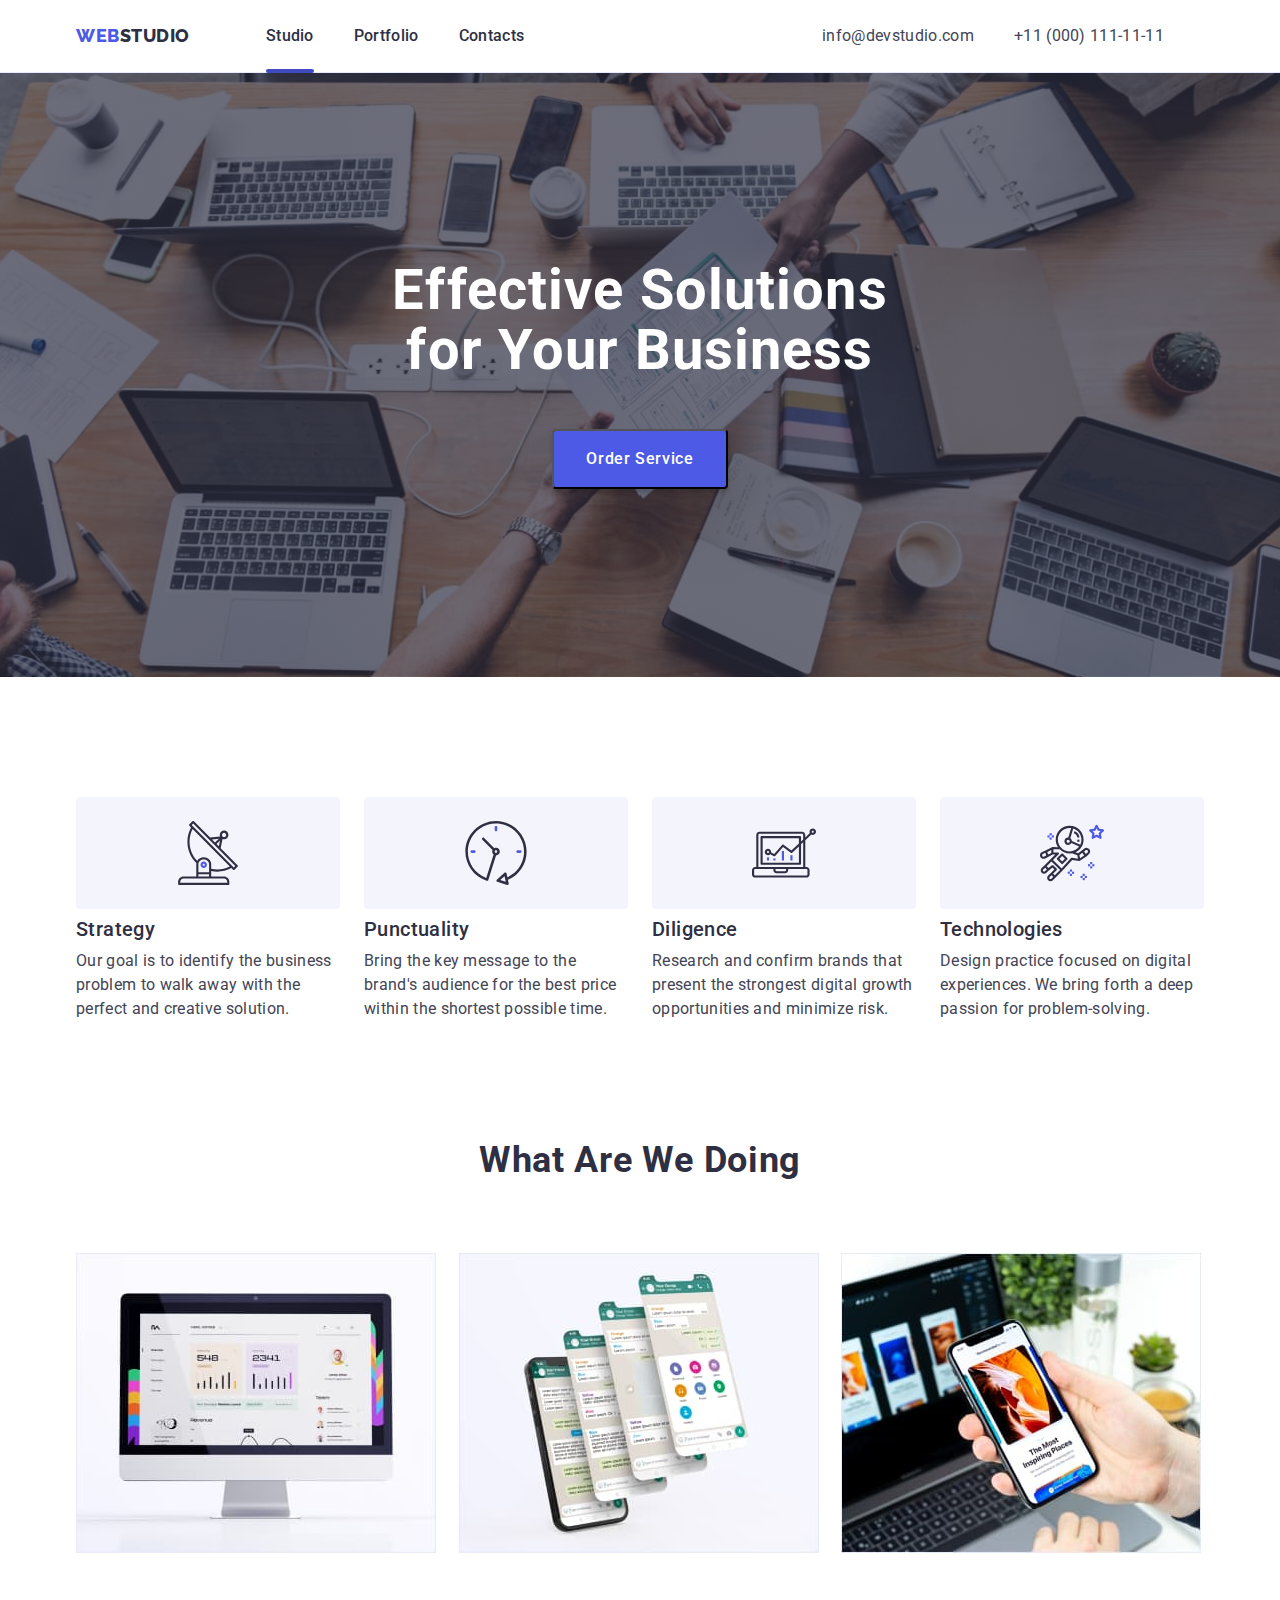
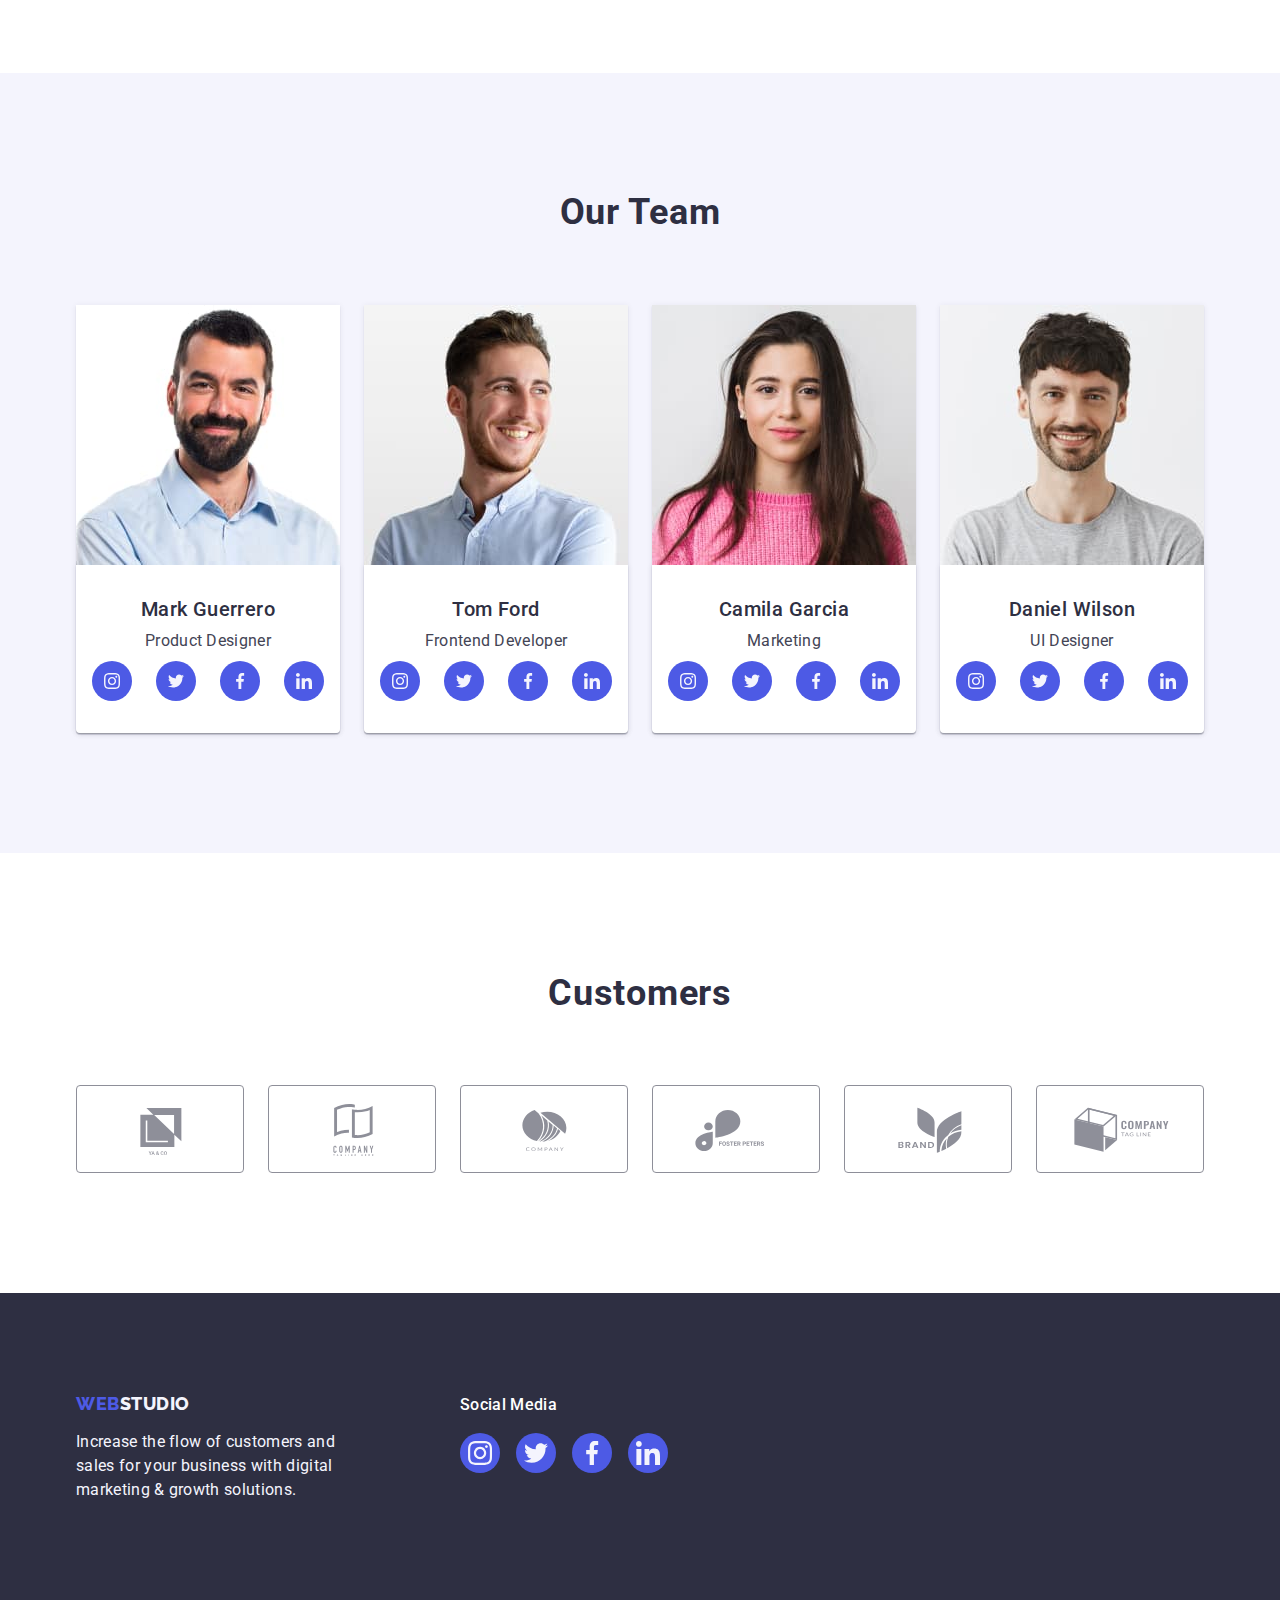
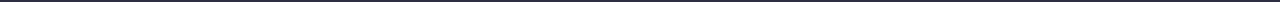
<file: index.html>
<!DOCTYPE html>
<html lang="en">
<head>
    <meta charset="UTF-8">
    <meta http-equiv="X-UA-Compatible" content="IE=edge">
    <meta name="viewport" content="width=device-width, initial-scale=1.0">
    <link rel="preconnect" href="https://fonts.googleapis.com">
    <link rel="preconnect" href="https://fonts.gstatic.com" crossorigin>
    <link href="https://fonts.googleapis.com/css2?family=Raleway:wght@700&display=swap" rel="stylesheet">
    <link href="https://fonts.googleapis.com/css2?family=Roboto:wght@400;500;700&display=swap" rel="stylesheet">
    <link rel="stylesheet" href="https://cdnjs.cloudflare.com/ajax/libs/modern-normalize/1.0.0/modern-normalize.min.css">
    <link rel="stylesheet" href="./css/styles.css">
    <title>WEBSTUDIO</title>
</head>
<body>
    <!-- Golova -->
   <header class="page-header">
    <div class="container flex">
    <nav class="flex">
        <a class="logo link" href="./index.html">Web<span class="studio">Studio</span></a>
        <ul class="list flex">
            <li class="link paragraph"><a class="nav-color link studio-nav" href="./index.html">Studio</a></li>
            <li class="link paragraph"><a class="nav-color link" href="./portfolio.html">Portfolio</a></li>
            <li class="link paragraph"><a class="nav-color link" href="">Contacts</a></li>
        </ul>
    </nav>   
    <address class="address flex">
        <ul class="flex list">
            <li class="mail"><a class="colorcontact link" href="mailto:info@devstudio.com">info@devstudio.com</a></li>
            <li class="mail"><a class="colorcontact link" href="tel:+110001111111">+11 (000) 111-11-11</a></li>
        </ul>
    </address> 
    </div>
   </header>
   <main>
   <!-- 1 article -->
   <section class="first">
        <div class="container">
        <h1 class="header">Effective Solutions for Your Business</h1>
        <button class="order-service-button" type="button" data-modal-open>Order Service</button>
        </div>
   </section>
   <!-- 2 article -->
   <section class="section">
        <div class="container">
        <h2 hidden>features</h2>
            <ul class="list list-of-advantages">
            <li class="advantages-list">
                <div class="icon-div">
                <svg class="icon icon-antenna">
                    <use xlink:href="#icon-antenna">
                        <symbol id="icon-antenna" viewBox="0 0 32 32">
                        <path fill="#2e2f42" style="fill: var(--color4, #2e2f42)" d="M30.773 22.098l-8.443-8.505 0.937-4.615c0.242 0.094 0.499 0.144 0.758 0.146h0.006c1.192 0.014 2.17-0.941 2.184-2.133s-0.941-2.17-2.133-2.184c-1.192-0.014-2.17 0.941-2.184 2.133-0.003 0.255 0.039 0.509 0.125 0.749l-4.96 0.605-8.091-8.133c-0.099-0.101-0.235-0.159-0.377-0.16-0.14 0.001-0.274 0.056-0.373 0.155l-1.513 1.504c-0.208 0.208-0.208 0.546 0 0.754l0.814 0.826c-3.153 5.798-2.129 12.978 2.519 17.663 0.043 0.041 0.092 0.074 0.146 0.098-0.034 0.18-0.051 0.364-0.052 0.547v6.187h-6.4c-1.472 0.002-2.665 1.195-2.667 2.667v1.067c0 0.295 0.239 0.533 0.533 0.533h24.533c0.295 0 0.533-0.239 0.533-0.533v-1.067c-0.002-1.472-1.195-2.665-2.667-2.667h-6.4v-2.742c1.003 0.21 2.024 0.317 3.049 0.32 2.458-0.003 4.877-0.615 7.040-1.783l0.818 0.823c0.099 0.101 0.235 0.159 0.377 0.16 0.14-0.001 0.274-0.056 0.373-0.155l1.513-1.504c0.208-0.208 0.208-0.546 0-0.754zM23.28 6.233c0.418-0.415 1.093-0.414 1.509 0.004s0.414 1.093-0.004 1.508c-0.2 0.199-0.47 0.31-0.752 0.31h-0.003c-0.589-0.003-1.064-0.483-1.061-1.072 0.002-0.282 0.115-0.552 0.314-0.751h-0.002zM22.024 9.738l-0.598 2.946-1.175-1.182 1.774-1.763zM21.419 8.836l-1.92 1.909-1.485-1.493 3.405-0.415zM24.004 28.8c0.884 0 1.6 0.716 1.6 1.6v0.533h-23.467v-0.533c0-0.884 0.716-1.6 1.6-1.6h20.267zM16.537 26.667v1.067h-5.333v-1.067h5.333zM11.204 25.6v-4.053c0-1.294 1.196-2.347 2.667-2.347s2.667 1.053 2.667 2.347v4.053h-5.333zM17.604 23.904v-2.357c0-1.882-1.675-3.413-3.733-3.413-1.331-0.020-2.576 0.657-3.281 1.786-4.058-4.274-4.971-10.645-2.279-15.887l18.602 18.708c-2.872 1.461-6.165 1.873-9.309 1.163zM28.893 23.22l-21.057-21.181 0.755-0.752 7.935 7.98c0.004 0 0.006 0.007 0.010 0.010l13.115 13.191-0.757 0.752z"></path>
                        <path fill="#4d5ae5" style="fill: var(--color2, #4d5ae5)" d="M13.876 20.267h-0.005c-0.884-0.001-1.601 0.714-1.602 1.598s0.714 1.601 1.598 1.602h0.005c0.884 0.001 1.601-0.714 1.602-1.598s-0.714-1.601-1.598-1.602zM14.249 22.245c-0.1 0.1-0.236 0.156-0.378 0.155-0.295-0.002-0.532-0.242-0.531-0.536 0.001-0.141 0.057-0.276 0.157-0.375s0.233-0.154 0.373-0.155c0.295 0.002 0.532 0.242 0.531 0.536-0.001 0.141-0.057 0.276-0.157 0.375h0.005z"></path>
                        </symbol>
                    </use>
                </svg>
                </div>
                <h3 class="third-header">Strategy</h3>
                <p class="list-text">Our goal is to identify the business problem to walk away with the perfect and creative solution.</p>
            </li>
            <li class="advantages-list">
                <div class="icon-div">
                <svg class="icon icon-clock">
                    <use xlink:href="#icon-clock">
                        <symbol id="icon-clock" viewBox="0 0 32 32">
                            <path fill="#2e2f42" style="fill: var(--color4, #2e2f42)" d="M31.297 15.301c-0.002-8.452-6.855-15.303-15.308-15.301s-15.303 6.855-15.301 15.308c0.001 6.658 4.307 12.551 10.649 14.576 0.061 0.019 0.124 0.029 0.187 0.029 0.121-0 0.239-0.032 0.342-0.094 0.135-0.080 0.236-0.207 0.283-0.356l3.865-12.25c1.057-0.005 1.909-0.866 1.903-1.923s-0.866-1.909-1.923-1.903c-0.284 0.001-0.565 0.067-0.82 0.191l-5.106-5.107c-0.253-0.245-0.657-0.238-0.902 0.016-0.239 0.247-0.239 0.639 0 0.886l5.103 5.109c-0.392 0.799-0.168 1.764 0.536 2.309l-3.683 11.673c-7.278-2.681-11.004-10.754-8.323-18.032s10.754-11.004 18.032-8.323c7.278 2.681 11.004 10.754 8.323 18.032-1.31 3.556-4.001 6.431-7.462 7.973l-0.398-1.874c-0.073-0.345-0.411-0.565-0.756-0.492-0.109 0.023-0.209 0.074-0.293 0.148l-3.837 3.426c-0.263 0.234-0.287 0.637-0.052 0.9 0.076 0.085 0.174 0.149 0.283 0.184l4.899 1.564c0.335 0.108 0.694-0.077 0.802-0.412 0.034-0.106 0.040-0.219 0.017-0.328l-0.391-1.839c5.664-2.388 9.342-7.942 9.329-14.089zM15.992 14.664c0.352 0 0.638 0.286 0.638 0.638s-0.286 0.638-0.638 0.638c-0.352 0-0.638-0.285-0.638-0.638s0.285-0.638 0.638-0.638zM18.093 29.528l2.184-1.948 0.603 2.84-2.787-0.892z"></path>
                            <path fill="#4d5ae5" style="fill: var(--color2, #4d5ae5)" d="M15.354 3.185v1.275c0 0.352 0.285 0.638 0.638 0.638s0.638-0.285 0.638-0.638v-1.275c0-0.352-0.286-0.638-0.638-0.638s-0.638 0.286-0.638 0.638z"></path>
                            <path fill="#4d5ae5" style="fill: var(--color2, #4d5ae5)" d="M3.876 14.664c-0.352 0-0.638 0.286-0.638 0.638s0.285 0.638 0.638 0.638h1.275c0.352 0 0.638-0.285 0.638-0.638s-0.285-0.638-0.638-0.638h-1.275z"></path>
                            <path fill="#4d5ae5" style="fill: var(--color2, #4d5ae5)" d="M28.108 15.939c0.352 0 0.638-0.285 0.638-0.638s-0.285-0.638-0.638-0.638h-1.275c-0.352 0-0.638 0.286-0.638 0.638s0.286 0.638 0.638 0.638h1.275z"></path>
                        </symbol>
                    </use>
                </svg>
                </div>
                <h3 class="third-header">Punctuality</h3>
                <p class="list-text">Bring the key message to the brand's audience for the best price within the shortest possible time.</p>
            </li>
            <li class="advantages-list">
                <div class="icon-div">
                <svg class="icon icon-diagram">
                    <use xlink:href="#icon-diagram">
                        <symbol id="icon-diagram" viewBox="0 0 32 32">
                            <path fill="#4d5ae5" style="fill: var(--color2, #4d5ae5)" d="M14.926 14.965h1.066v4.798h-1.066v-4.797z"></path>
                            <path fill="#4d5ae5" style="fill: var(--color2, #4d5ae5)" d="M19.19 17.097h1.066v2.665h-1.066v-2.665z"></path>
                            <path fill="#4d5ae5" style="fill: var(--color2, #4d5ae5)" d="M10.661 18.696h1.066v1.066h-1.066v-1.066z"></path>
                            <path fill="#4d5ae5" style="fill: var(--color2, #4d5ae5)" d="M7.463 18.163h1.066v1.599h-1.066v-1.599z"></path>
                            <path fill="#2e2f42" style="fill: var(--color4, #2e2f42)" d="M1.599 28.291h25.587c0.883 0 1.599-0.716 1.599-1.599v-2.132c0-0.883-0.716-1.599-1.599-1.599h-0.533v-13.293l3.028-2.868c0.703 0.346 1.553 0.136 2.013-0.499s0.396-1.508-0.152-2.068-1.42-0.644-2.065-0.198c-0.644 0.446-0.873 1.292-0.542 2.002l-2.281 2.163v-1.23c0-0.883-0.716-1.599-1.599-1.599h-21.322c-0.883 0-1.599 0.716-1.599 1.599v15.992h-0.533c-0.883 0-1.599 0.716-1.599 1.599v2.132c0 0.883 0.716 1.599 1.599 1.599zM30.384 4.837c0.294 0 0.533 0.239 0.533 0.533s-0.239 0.533-0.533 0.533c-0.294 0-0.533-0.239-0.533-0.533s0.239-0.533 0.533-0.533zM3.198 6.969c0-0.294 0.239-0.533 0.533-0.533h21.322c0.294 0 0.533 0.239 0.533 0.533v2.239l-1.066 1.013v-2.186c0-0.294-0.239-0.533-0.533-0.533h-19.19c-0.294 0-0.533 0.239-0.533 0.533v13.326c0 0.294 0.239 0.533 0.533 0.533h19.19c0.294 0 0.533-0.239 0.533-0.533v-9.674l1.066-1.010v12.284h-22.388v-15.992zM7.996 13.899c-0.721-0.002-1.354 0.478-1.546 1.174s0.105 1.433 0.725 1.801c0.62 0.368 1.41 0.276 1.928-0.226l1.853 0.93c0.215 0.108 0.476 0.057 0.636-0.123l3.939-4.431 3.872 2.901c0.208 0.156 0.498 0.139 0.686-0.039l3.365-3.188v8.131h-18.124v-12.26h18.124v2.66l-3.771 3.572-3.904-2.927c-0.222-0.166-0.534-0.135-0.718 0.072l-3.993 4.493-1.493-0.746c0.011-0.064 0.018-0.129 0.020-0.193 0-0.883-0.716-1.599-1.599-1.599zM8.529 15.498c0 0.294-0.239 0.533-0.533 0.533s-0.533-0.239-0.533-0.533c0-0.294 0.239-0.533 0.533-0.533s0.533 0.239 0.533 0.533zM11.727 24.027h5.331v0.533c0 0.294-0.239 0.533-0.533 0.533h-4.264c-0.294 0-0.533-0.239-0.533-0.533v-0.533zM1.066 24.56c0-0.294 0.239-0.533 0.533-0.533h9.062v0.533c0 0.883 0.716 1.599 1.599 1.599h4.264c0.883 0 1.599-0.716 1.599-1.599v-0.533h9.062c0.294 0 0.533 0.239 0.533 0.533v2.132c0 0.294-0.239 0.533-0.533 0.533h-25.587c-0.294 0-0.533-0.239-0.533-0.533v-2.132z"></path>
                            </symbol>
                    </use>
                </svg>
                </div>
                <h3 class="third-header">Diligence</h3>
                <p class="list-text">Research and confirm brands that present the strongest digital growth opportunities and minimize risk.  </p>
            </li>
            <li class="advantages-list">
                <div class="icon-div">
                <svg class="icon icon-astronaut">
                    <use xlink:href="#icon-astronaut">
                        <symbol id="icon-astronaut" viewBox="0 0 32 32">
                            <path fill="#4d5ae5" style="fill: var(--color2, #4d5ae5)" d="M31.974 4.524c-0.063-0.193-0.229-0.333-0.43-0.363l-1.91-0.278-0.855-1.731c-0.179-0.365-0.777-0.365-0.956 0l-0.855 1.731-1.91 0.278c-0.201 0.029-0.367 0.17-0.431 0.363-0.062 0.193-0.011 0.405 0.135 0.547l1.383 1.348-0.326 1.903c-0.034 0.2 0.048 0.402 0.212 0.522 0.166 0.121 0.382 0.135 0.562 0.040l1.709-0.899 1.709 0.899c0.078 0.041 0.164 0.061 0.249 0.061 0.11 0 0.221-0.034 0.314-0.102 0.164-0.119 0.246-0.322 0.212-0.522l-0.326-1.903 1.383-1.348c0.145-0.142 0.197-0.354 0.135-0.547zM29.511 5.851c-0.125 0.122-0.183 0.299-0.153 0.472l0.191 1.114-1-0.526c-0.078-0.041-0.163-0.061-0.249-0.061s-0.17 0.020-0.249 0.061l-1.001 0.526 0.191-1.114c0.030-0.173-0.028-0.349-0.153-0.472l-0.81-0.789 1.119-0.163c0.174-0.025 0.324-0.134 0.402-0.292l0.5-1.013 0.5 1.013c0.078 0.157 0.228 0.267 0.402 0.292l1.119 0.163-0.809 0.789z"></path>
                            <path fill="#4d5ae5" style="fill: var(--color2, #4d5ae5)" d="M26.134 20.522h-1.067v1.067h1.067v-1.067z"></path>
                            <path fill="#4d5ae5" style="fill: var(--color2, #4d5ae5)" d="M26.134 22.656h-1.067v1.067h1.067v-1.067z"></path>
                            <path fill="#4d5ae5" style="fill: var(--color2, #4d5ae5)" d="M27.2 21.589h-1.067v1.067h1.067v-1.067z"></path>
                            <path fill="#4d5ae5" style="fill: var(--color2, #4d5ae5)" d="M25.067 21.589h-1.067v1.067h1.067v-1.067z"></path>
                            <path fill="#4d5ae5" style="fill: var(--color2, #4d5ae5)" d="M22.4 26.389h-1.067v1.067h1.067v-1.067z"></path>
                            <path fill="#4d5ae5" style="fill: var(--color2, #4d5ae5)" d="M22.4 28.522h-1.067v1.067h1.067v-1.067z"></path>
                            <path fill="#4d5ae5" style="fill: var(--color2, #4d5ae5)" d="M23.467 27.456h-1.067v1.067h1.067v-1.067z"></path>
                            <path fill="#4d5ae5" style="fill: var(--color2, #4d5ae5)" d="M21.333 27.456h-1.067v1.067h1.067v-1.067z"></path>
                            <path fill="#4d5ae5" style="fill: var(--color2, #4d5ae5)" d="M16 24.256h-1.067v1.067h1.067v-1.067z"></path>
                            <path fill="#4d5ae5" style="fill: var(--color2, #4d5ae5)" d="M16 26.389h-1.067v1.067h1.067v-1.067z"></path>
                            <path fill="#4d5ae5" style="fill: var(--color2, #4d5ae5)" d="M17.067 25.322h-1.067v1.067h1.067v-1.067z"></path>
                            <path fill="#4d5ae5" style="fill: var(--color2, #4d5ae5)" d="M14.933 25.322h-1.067v1.067h1.067v-1.067z"></path>
                            <path fill="#4d5ae5" style="fill: var(--color2, #4d5ae5)" d="M5.867 6.122h-1.067v1.067h1.067v-1.067z"></path>
                            <path fill="#4d5ae5" style="fill: var(--color2, #4d5ae5)" d="M5.867 8.255h-1.067v1.067h1.067v-1.067z"></path>
                            <path fill="#4d5ae5" style="fill: var(--color2, #4d5ae5)" d="M6.933 7.189h-1.067v1.067h1.067v-1.067z"></path>
                            <path fill="#4d5ae5" style="fill: var(--color2, #4d5ae5)" d="M4.8 7.189h-1.067v1.067h1.067v-1.067z"></path>
                            <path fill="#2e2f42" style="fill: var(--color4, #2e2f42)" d="M24.715 14.159c-0.287-0.388-0.709-0.637-1.188-0.705-0.481-0.068-0.956 0.058-1.34 0.352l-1.252 0.96-1.898 1.417-1.358-0.541c2.421-1.086 4.114-3.508 4.114-6.32 0-3.823-3.123-6.933-6.961-6.933s-6.961 3.11-6.961 6.933c0 1.386 0.414 2.674 1.12 3.758l-2.764-0.024c-0.002 0-0.003 0-0.005 0-0.009 0-0.015 0.004-0.023 0.005-0.053 0.002-0.105 0.013-0.155 0.031-0.013 0.005-0.026 0.008-0.038 0.013-0.006 0.003-0.013 0.003-0.019 0.006l-3.233 1.596c-0.001 0-0.001 0-0.001 0.001l-1.893 0.911c-0.021 0.009-0.042 0.021-0.063 0.035-0.755 0.502-1.012 1.489-0.598 2.295 0.22 0.429 0.595 0.745 1.056 0.889 0.178 0.055 0.359 0.083 0.539 0.083 0.29 0 0.577-0.071 0.839-0.211l1.388-0.738 2.264-1.169 1.357-0.008-5.442 5.416c-0.001 0.001-0.001 0.001-0.002 0.001l-1.339 1.333c-0.316 0.315-0.49 0.732-0.49 1.178s0.174 0.863 0.49 1.179c0.325 0.323 0.752 0.485 1.179 0.485s0.854-0.162 1.18-0.485l1.314-1.309 1.741-1.3 0.901 0.897-1.762 1.754c-0 0.001-0.001 0.001-0.002 0.001l-1.339 1.333c-0.316 0.315-0.49 0.732-0.49 1.178s0.174 0.863 0.49 1.179c0.325 0.323 0.753 0.485 1.18 0.485s0.855-0.162 1.18-0.485l3.482-3.467c0.001-0.001 0.001-0.001 0.001-0.002l1.010-1-0.004-0.004c0.006-0.006 0.015-0.009 0.022-0.015l5.166-5.658 3.471 0.494c0.025 0.004 0.050 0.005 0.075 0.005 0.065 0 0.127-0.015 0.187-0.038 0.018-0.006 0.033-0.015 0.050-0.023 0.019-0.010 0.039-0.015 0.058-0.027l3.213-2.133c0.012-0.008 0.018-0.021 0.029-0.029 0.013-0.010 0.029-0.014 0.041-0.026l1.271-1.191c0.662-0.62 0.753-1.635 0.212-2.362zM2.13 17.77c-0.173 0.093-0.37 0.111-0.558 0.052-0.187-0.058-0.338-0.186-0.427-0.358-0.161-0.314-0.068-0.695 0.214-0.902l1.314-0.632 0.449 1.313-0.992 0.527zM5.628 15.942l-1.548 0.8-0.439-1.283 2.027-1.001-0.040 1.484zM20.727 9.322c0 0.918-0.219 1.785-0.599 2.559l-4.181-1.899c-0.044-0.573-0.341-1.075-0.788-1.388l1.464-4.86c2.378 0.756 4.105 2.974 4.105 5.588zM8.938 9.322c0-3.235 2.644-5.867 5.894-5.867 0.253 0 0.5 0.021 0.745 0.052l-1.432 4.754c-0.019-0.001-0.037-0.006-0.057-0.006-1.033 0-1.873 0.837-1.873 1.867s0.84 1.867 1.873 1.867c0.694 0 1.294-0.383 1.618-0.945l3.862 1.755c-1.075 1.446-2.795 2.39-4.737 2.39-3.25 0-5.894-2.632-5.894-5.867zM14.894 10.122c0 0.441-0.362 0.8-0.806 0.8s-0.806-0.359-0.806-0.8c0-0.441 0.362-0.8 0.806-0.8s0.806 0.359 0.806 0.8zM2.465 25.146c-0.236 0.234-0.619 0.234-0.854 0.001-0.114-0.114-0.176-0.263-0.176-0.423s0.062-0.309 0.176-0.421l0.962-0.958 0.851 0.848-0.959 0.955zM5.679 28.88c-0.236 0.234-0.619 0.235-0.855 0.001-0.114-0.114-0.176-0.263-0.176-0.423s0.062-0.309 0.176-0.421l0.963-0.959 0.852 0.848-0.96 0.955zM9.16 25.411c-0.001 0-0.001 0-0.002 0.001l-1.765 1.76-0.852-0.848 1.763-1.755c0 0 0 0 0-0s0.001-0.001 0.002-0.001c0.040-0.040 0.065-0.088 0.090-0.135 0.007-0.014 0.020-0.026 0.026-0.040 0.017-0.041 0.019-0.085 0.026-0.129 0.003-0.025 0.014-0.047 0.014-0.073 0-0.036-0.013-0.070-0.020-0.106-0.006-0.032-0.006-0.065-0.019-0.095-0.020-0.050-0.055-0.094-0.091-0.138-0.010-0.012-0.014-0.027-0.025-0.038 0 0 0 0-0.001 0s-0.001-0.002-0.001-0.002l-1.607-1.6c-0.017-0.017-0.039-0.024-0.058-0.038-0.028-0.022-0.055-0.042-0.087-0.058-0.030-0.015-0.061-0.024-0.093-0.033-0.034-0.010-0.067-0.017-0.103-0.020-0.033-0.002-0.063 0.001-0.095 0.005-0.036 0.004-0.069 0.009-0.104 0.020-0.034 0.011-0.063 0.027-0.094 0.045-0.020 0.011-0.042 0.015-0.061 0.029l-1.773 1.324-0.901-0.897 2.399-2.386 4.361 4.289-0.928 0.919zM15.979 18.394c-0.015-0.002-0.030 0.004-0.045 0.003-0.039-0.002-0.076 0.001-0.115 0.007-0.030 0.005-0.059 0.011-0.088 0.021-0.034 0.012-0.065 0.028-0.097 0.047-0.030 0.018-0.057 0.037-0.083 0.061-0.013 0.011-0.028 0.017-0.040 0.029l-4.698 5.146-4.328-4.257 2.833-2.818c0.209-0.208 0.21-0.546 0.002-0.755-0.105-0.105-0.243-0.157-0.381-0.156v-0.001l-2.219 0.013 0.028-1.607 3.104 0.027c1.265 1.294 3.029 2.101 4.981 2.101 0.437 0 0.864-0.045 1.279-0.123 0.040 0.032 0.079 0.065 0.13 0.085l2.41 0.96 0.152 0.758 0.178 0.885-3.003-0.427zM20.020 18.572l-0.313-1.558 1.446-1.080 0.947 1.257-2.080 1.381zM23.774 15.741l-0.838 0.785-0.931-1.236 0.831-0.637c0.155-0.119 0.351-0.168 0.543-0.143 0.193 0.027 0.364 0.128 0.48 0.284 0.217 0.292 0.18 0.699-0.085 0.947z"></path>
                            <path fill="#2e2f42" style="fill: var(--color4, #2e2f42)" d="M13.602 18.544l-2.143-2.133c-0.207-0.207-0.545-0.207-0.753 0l-2.142 2.133c-0.1 0.101-0.157 0.236-0.157 0.378s0.056 0.278 0.157 0.378l2.142 2.133c0.104 0.103 0.241 0.155 0.377 0.155s0.273-0.052 0.376-0.155l2.143-2.133c0.1-0.1 0.157-0.236 0.157-0.378s-0.057-0.278-0.157-0.378zM11.083 20.303l-1.387-1.381 1.387-1.381 1.387 1.381-1.387 1.381z"></path>
                            <path fill="#2e2f42" style="fill: var(--color4, #2e2f42)" d="M17.164 5.071l-0.258 1.036c0.071 0.018 1.738 0.452 1.738 2.149h1.067c-0-2.017-1.666-2.965-2.547-3.185z"></path>
                            <path fill="#2e2f42" style="fill: var(--color4, #2e2f42)" d="M19.711 9.322h-1.067v1.067h1.067v-1.067z"></path>
                            </symbol>
                    </use>
                </svg>
                </div>
                <h3 class="third-header">Technologies</h3>
                <p class="list-text">Design practice focused on digital experiences. We bring forth a deep passion for problem-solving.</p>
            </li>
            </ul>
            </div>
   </section>
   <!-- 3 article -->
   <section class="section third-section">
        <div class="container">
        <h2 class="third-article-header">What are we doing</h2>
        <ul class="list picture-list">
            <li class="list-images"><img src="./images/img1.jpg" alt="Image 1" width="360" height="300"></li>
            <li class="list-images"><img src="./images/img2.jpg" alt="Image 2" width="360" height="300"></li>
            <li class="list-images"><img src="./images/img3.jpg" alt="Image 3" width="360" height="300"></li>
        </ul>
        </div>
   </section>
   <!-- 4 article -->
   <section class="section fourth-article">
    <div class="container">
        <h2 class="fourth-article-header">Our Team</h2>
        <ul class="list list-of-employees">
            <li class="fourth-article-list">
                <img class="employee-photo" src="./images/photo1.jpg" alt="Photo 1" width="264" height="260">
                <div class="employee-information">
                <h3 class="employee-name">Mark Guerrero </h3>
                <p class="employee-position">Product Designer</p>
                <ul class="list social-media-list">
                    <li class="social-media-item">
                        <a class="link social-media-link" href="">
                        <svg class="icon-social-media icon-instagram">
                            <use xlink:href="#icon-instagram">
                                <symbol id="icon-instagram" viewBox="0 0 32 32">
                                    <path fill="#f4f4fd" style="fill: var(--color3, #f4f4fd)" d="M22.387 13.363c-0.030-0.68-0.14-1.148-0.298-1.553-0.163-0.43-0.413-0.815-0.74-1.135-0.32-0.325-0.708-0.578-1.133-0.738-0.408-0.158-0.873-0.268-1.553-0.298-0.685-0.032-0.903-0.040-2.641-0.040s-1.955 0.008-2.638 0.038c-0.68 0.030-1.148 0.14-1.553 0.298-0.43 0.162-0.815 0.413-1.135 0.74-0.325 0.32-0.578 0.708-0.738 1.133-0.158 0.408-0.268 0.873-0.298 1.553-0.032 0.685-0.040 0.903-0.040 2.641s0.008 1.955 0.038 2.638c0.030 0.68 0.14 1.148 0.298 1.553 0.162 0.43 0.415 0.815 0.74 1.135 0.32 0.325 0.708 0.578 1.133 0.738 0.408 0.158 0.873 0.268 1.553 0.298 0.683 0.030 0.9 0.038 2.638 0.038s1.955-0.007 2.638-0.038c0.68-0.030 1.148-0.14 1.553-0.298 0.86-0.333 1.54-1.013 1.873-1.873 0.157-0.408 0.268-0.873 0.298-1.553 0.030-0.683 0.038-0.9 0.038-2.638s-0.003-1.955-0.033-2.638zM21.235 18.589c-0.028 0.625-0.133 0.963-0.22 1.188-0.215 0.558-0.658 1-1.215 1.215-0.225 0.088-0.565 0.193-1.188 0.22-0.675 0.030-0.878 0.037-2.585 0.037s-1.913-0.007-2.586-0.037c-0.625-0.027-0.963-0.132-1.188-0.22-0.278-0.103-0.53-0.265-0.735-0.478-0.213-0.208-0.375-0.458-0.478-0.735-0.088-0.225-0.193-0.565-0.22-1.188-0.030-0.675-0.038-0.878-0.038-2.586s0.007-1.913 0.038-2.586c0.027-0.625 0.132-0.963 0.22-1.188 0.103-0.278 0.265-0.53 0.48-0.735 0.207-0.213 0.458-0.375 0.735-0.478 0.225-0.087 0.565-0.192 1.188-0.22 0.675-0.030 0.878-0.038 2.586-0.038 1.71 0 1.913 0.008 2.586 0.038 0.625 0.028 0.963 0.133 1.188 0.22 0.277 0.102 0.53 0.265 0.735 0.478 0.212 0.208 0.375 0.458 0.478 0.735 0.088 0.225 0.192 0.565 0.22 1.188 0.030 0.675 0.038 0.878 0.038 2.586s-0.008 1.908-0.038 2.583z"></path>
                                    <path fill="#f4f4fd" style="fill: var(--color3, #f4f4fd)" d="M16.024 12.713c-1.815 0-3.288 1.473-3.288 3.288s1.473 3.288 3.288 3.288c1.815 0 3.288-1.473 3.288-3.288s-1.473-3.288-3.288-3.288zM16.024 18.134c-1.178 0-2.133-0.955-2.133-2.133s0.955-2.133 2.133-2.133c1.178 0 2.133 0.955 2.133 2.133s-0.955 2.133-2.133 2.133z"></path>
                                    <path fill="#f4f4fd" style="fill: var(--color3, #f4f4fd)" d="M20.21 12.583c0 0.424-0.344 0.768-0.768 0.768s-0.768-0.344-0.768-0.768c0-0.424 0.344-0.768 0.768-0.768s0.768 0.344 0.768 0.768z"></path>
                                    </symbol>
                            </use>
                        </svg>
                        </a>
                    </li>
                    <li class="social-media-item">
                        <a class="link social-media-link" href="">
                        <svg class="icon-social-media icon-twitter">
                            <use xlink:href="#icon-twitter">
                                <symbol id="icon-twitter" viewBox="0 0 32 32">
                                    <path fill="#f4f4fd" style="fill: var(--color3, #f4f4fd)" d="M22.4 12.031c-0.476 0.209-0.983 0.347-1.512 0.414 0.544-0.325 0.959-0.835 1.154-1.45-0.507 0.302-1.067 0.516-1.664 0.635-0.482-0.513-1.168-0.83-1.917-0.83-1.453 0-2.622 1.179-2.622 2.625 0 0.208 0.018 0.408 0.061 0.598-2.182-0.106-4.112-1.152-5.409-2.745-0.226 0.393-0.359 0.842-0.359 1.326 0 0.909 0.468 1.714 1.166 2.181-0.422-0.008-0.835-0.13-1.186-0.323 0 0.008 0 0.018 0 0.029 0 1.275 0.91 2.334 2.102 2.578-0.214 0.058-0.446 0.086-0.688 0.086-0.168 0-0.338-0.010-0.497-0.045 0.34 1.039 1.305 1.803 2.452 1.828-0.893 0.698-2.026 1.119-3.254 1.119-0.215 0-0.422-0.010-0.628-0.036 1.162 0.75 2.54 1.178 4.026 1.178 4.829 0 7.469-4 7.469-7.467 0-0.116-0.004-0.228-0.010-0.339 0.521-0.37 0.958-0.831 1.315-1.362z"></path>
                                    </symbol>
                            </use>
                        </svg>
                        </a>
                    </li>
                    <li class="social-media-item">
                        <a class="link social-media-link" href="">
                        <svg class="icon-social-media icon-facebook">
                            <use xlink:href="#icon-facebook">
                                <symbol id="icon-facebook" viewBox="0 0 32 32">
                                    <path fill="#f4f4fd" style="fill: var(--color3, #f4f4fd)" d="M18.132 11.725h1.169v-2.035c-0.202-0.028-0.895-0.090-1.702-0.090-1.685 0-2.839 1.060-2.839 3.007v1.793h-1.859v2.275h1.859v5.725h2.279v-5.724h1.784l0.283-2.275h-2.068v-1.567c0-0.658 0.178-1.108 1.094-1.108z"></path>
                                    </symbol>
                            </use>
                        </svg>
                        </a>
                    </li>
                    <li class="social-media-item">
                        <a class="link social-media-link" href="">   
                        <svg class="icon-social-media icon-linkedin">
                            <use xlink:href="#icon-linkedin">
                                <symbol id="icon-linkedin" viewBox="0 0 32 32">
                                    <path fill="#f4f4fd" style="fill: var(--color3, #f4f4fd)" d="M22.397 22.4v-0.001h0.003v-4.694c0-2.297-0.494-4.066-3.179-4.066-1.291 0-2.157 0.708-2.51 1.38h-0.037v-1.165h-2.546v8.546h2.651v-4.231c0-1.114 0.211-2.192 1.591-2.192 1.36 0 1.38 1.272 1.38 2.263v4.161h2.648z"></path>
                                    <path fill="#f4f4fd" style="fill: var(--color3, #f4f4fd)" d="M9.811 13.854h2.654v8.546h-2.654v-8.546z"></path>
                                    <path fill="#f4f4fd" style="fill: var(--color3, #f4f4fd)" d="M11.137 9.6c-0.849 0-1.537 0.688-1.537 1.537s0.688 1.551 1.537 1.551c0.849 0 1.537-0.703 1.537-1.551s-0.689-1.537-1.537-1.537v0z"></path>
                                    </symbol>
                            </use>
                        </svg>
                        </a>
                    </li>
                </ul>
                </div>
            </li>
            <li class="fourth-article-list">
                <img class="employee-photo" src="./images/photo2.jpg" alt="Photo 2" width="264" height="260">
                <div class="employee-information">
                <h3 class="employee-name">Tom Ford</h3>
                <p class="employee-position">Frontend Developer</p>
                <ul class="list social-media-list">
                    <li class="social-media-item">
                        <a class="link social-media-link" href="">
                        <svg class="icon-social-media icon-instagram">
                            <use xlink:href="#icon-instagram">
                                <symbol id="icon-instagram" viewBox="0 0 32 32">
                                    <path fill="#4d5ae5" style="fill: var(--color2, #4d5ae5)" d="M32 16c0 4.418-1.791 8.418-4.686 11.314s-6.895 4.686-11.314 4.686c-4.418 0-8.418-1.791-11.314-4.686s-4.686-6.895-4.686-11.314c0-4.418 1.791-8.418 4.686-11.314s6.895-4.686 11.314-4.686c4.418 0 8.418 1.791 11.314 4.686s4.686 6.895 4.686 11.314z"></path>
                                    <path fill="#f4f4fd" style="fill: var(--color3, #f4f4fd)" d="M22.387 13.363c-0.030-0.68-0.14-1.148-0.298-1.553-0.163-0.43-0.413-0.815-0.74-1.135-0.32-0.325-0.708-0.578-1.133-0.738-0.408-0.158-0.873-0.268-1.553-0.298-0.685-0.032-0.903-0.040-2.641-0.040s-1.955 0.008-2.638 0.038c-0.68 0.030-1.148 0.14-1.553 0.298-0.43 0.162-0.815 0.413-1.135 0.74-0.325 0.32-0.578 0.708-0.738 1.133-0.158 0.408-0.268 0.873-0.298 1.553-0.032 0.685-0.040 0.903-0.040 2.641s0.008 1.955 0.038 2.638c0.030 0.68 0.14 1.148 0.298 1.553 0.162 0.43 0.415 0.815 0.74 1.135 0.32 0.325 0.708 0.578 1.133 0.738 0.408 0.158 0.873 0.268 1.553 0.298 0.683 0.030 0.9 0.038 2.638 0.038s1.955-0.007 2.638-0.038c0.68-0.030 1.148-0.14 1.553-0.298 0.86-0.333 1.54-1.013 1.873-1.873 0.157-0.408 0.268-0.873 0.298-1.553 0.030-0.683 0.038-0.9 0.038-2.638s-0.003-1.955-0.033-2.638zM21.235 18.589c-0.028 0.625-0.133 0.963-0.22 1.188-0.215 0.558-0.658 1-1.215 1.215-0.225 0.088-0.565 0.193-1.188 0.22-0.675 0.030-0.878 0.037-2.585 0.037s-1.913-0.007-2.586-0.037c-0.625-0.027-0.963-0.132-1.188-0.22-0.278-0.103-0.53-0.265-0.735-0.478-0.213-0.208-0.375-0.458-0.478-0.735-0.088-0.225-0.193-0.565-0.22-1.188-0.030-0.675-0.038-0.878-0.038-2.586s0.007-1.913 0.038-2.586c0.027-0.625 0.132-0.963 0.22-1.188 0.103-0.278 0.265-0.53 0.48-0.735 0.207-0.213 0.458-0.375 0.735-0.478 0.225-0.087 0.565-0.192 1.188-0.22 0.675-0.030 0.878-0.038 2.586-0.038 1.71 0 1.913 0.008 2.586 0.038 0.625 0.028 0.963 0.133 1.188 0.22 0.277 0.102 0.53 0.265 0.735 0.478 0.212 0.208 0.375 0.458 0.478 0.735 0.088 0.225 0.192 0.565 0.22 1.188 0.030 0.675 0.038 0.878 0.038 2.586s-0.008 1.908-0.038 2.583z"></path>
                                    <path fill="#f4f4fd" style="fill: var(--color3, #f4f4fd)" d="M16.024 12.713c-1.815 0-3.288 1.473-3.288 3.288s1.473 3.288 3.288 3.288c1.815 0 3.288-1.473 3.288-3.288s-1.473-3.288-3.288-3.288zM16.024 18.134c-1.178 0-2.133-0.955-2.133-2.133s0.955-2.133 2.133-2.133c1.178 0 2.133 0.955 2.133 2.133s-0.955 2.133-2.133 2.133z"></path>
                                    <path fill="#f4f4fd" style="fill: var(--color3, #f4f4fd)" d="M20.21 12.583c0 0.424-0.344 0.768-0.768 0.768s-0.768-0.344-0.768-0.768c0-0.424 0.344-0.768 0.768-0.768s0.768 0.344 0.768 0.768z"></path>
                                    </symbol>
                            </use>
                        </svg>
                        </a>
                    </li>
                    <li class="social-media-item">
                        <a class="link social-media-link" href="">
                        <svg class="icon-social-media icon-twitter">
                            <use xlink:href="#icon-twitter">
                                <symbol id="icon-twitter" viewBox="0 0 32 32">
                                    <path fill="#4d5ae5" style="fill: var(--color2, #4d5ae5)" d="M32 16c0 4.418-1.791 8.418-4.686 11.314s-6.895 4.686-11.314 4.686c-4.418 0-8.418-1.791-11.314-4.686s-4.686-6.895-4.686-11.314c0-4.418 1.791-8.418 4.686-11.314s6.895-4.686 11.314-4.686c4.418 0 8.418 1.791 11.314 4.686s4.686 6.895 4.686 11.314z"></path>
                                    <path fill="#f4f4fd" style="fill: var(--color3, #f4f4fd)" d="M22.4 12.031c-0.476 0.209-0.983 0.347-1.512 0.414 0.544-0.325 0.959-0.835 1.154-1.45-0.507 0.302-1.067 0.516-1.664 0.635-0.482-0.513-1.168-0.83-1.917-0.83-1.453 0-2.622 1.179-2.622 2.625 0 0.208 0.018 0.408 0.061 0.598-2.182-0.106-4.112-1.152-5.409-2.745-0.226 0.393-0.359 0.842-0.359 1.326 0 0.909 0.468 1.714 1.166 2.181-0.422-0.008-0.835-0.13-1.186-0.323 0 0.008 0 0.018 0 0.029 0 1.275 0.91 2.334 2.102 2.578-0.214 0.058-0.446 0.086-0.688 0.086-0.168 0-0.338-0.010-0.497-0.045 0.34 1.039 1.305 1.803 2.452 1.828-0.893 0.698-2.026 1.119-3.254 1.119-0.215 0-0.422-0.010-0.628-0.036 1.162 0.75 2.54 1.178 4.026 1.178 4.829 0 7.469-4 7.469-7.467 0-0.116-0.004-0.228-0.010-0.339 0.521-0.37 0.958-0.831 1.315-1.362z"></path>
                                    </symbol>
                            </use>
                        </svg>
                        </a>
                    </li>
                    <li class="social-media-item">
                        <a class="link social-media-link" href="">
                        <svg class="icon-social-media icon-facebook">
                            <use xlink:href="#icon-facebook">
                                <symbol id="icon-facebook" viewBox="0 0 32 32">
                                    <path fill="#4d5ae5" style="fill: var(--color2, #4d5ae5)" d="M32 16c0 4.418-1.791 8.418-4.686 11.314s-6.895 4.686-11.314 4.686c-4.418 0-8.418-1.791-11.314-4.686s-4.686-6.895-4.686-11.314c0-4.418 1.791-8.418 4.686-11.314s6.895-4.686 11.314-4.686c4.418 0 8.418 1.791 11.314 4.686s4.686 6.895 4.686 11.314z"></path>
                                    <path fill="#f4f4fd" style="fill: var(--color3, #f4f4fd)" d="M18.132 11.725h1.169v-2.035c-0.202-0.028-0.895-0.090-1.702-0.090-1.685 0-2.839 1.060-2.839 3.007v1.793h-1.859v2.275h1.859v5.725h2.279v-5.724h1.784l0.283-2.275h-2.068v-1.567c0-0.658 0.178-1.108 1.094-1.108z"></path>
                                    </symbol>
                            </use>
                        </svg>
                        </a>
                    </li>
                    <li class="social-media-item">
                        <a class="link social-media-link" href="">
                        <svg class="icon-social-media icon-linkedin">
                            <use xlink:href="#icon-linkedin">
                                <symbol id="icon-linkedin" viewBox="0 0 32 32">
                                    <path fill="#4d5ae5" style="fill: var(--color2, #4d5ae5)" d="M32 16c0 4.418-1.791 8.418-4.686 11.314s-6.895 4.686-11.314 4.686c-4.418 0-8.418-1.791-11.314-4.686s-4.686-6.895-4.686-11.314c0-4.418 1.791-8.418 4.686-11.314s6.895-4.686 11.314-4.686c4.418 0 8.418 1.791 11.314 4.686s4.686 6.895 4.686 11.314z"></path>
                                    <path fill="#f4f4fd" style="fill: var(--color3, #f4f4fd)" d="M22.397 22.4v-0.001h0.003v-4.694c0-2.297-0.494-4.066-3.179-4.066-1.291 0-2.157 0.708-2.51 1.38h-0.037v-1.165h-2.546v8.546h2.651v-4.231c0-1.114 0.211-2.192 1.591-2.192 1.36 0 1.38 1.272 1.38 2.263v4.161h2.648z"></path>
                                    <path fill="#f4f4fd" style="fill: var(--color3, #f4f4fd)" d="M9.811 13.854h2.654v8.546h-2.654v-8.546z"></path>
                                    <path fill="#f4f4fd" style="fill: var(--color3, #f4f4fd)" d="M11.137 9.6c-0.849 0-1.537 0.688-1.537 1.537s0.688 1.551 1.537 1.551c0.849 0 1.537-0.703 1.537-1.551s-0.689-1.537-1.537-1.537v0z"></path>
                                    </symbol>
                            </use>
                        </svg>
                        </a>
                    </li>
                </ul>
                </div>
            </li>
            <li class="fourth-article-list">
                <img class="employee-photo" src="./images/photo3.jpg" alt="Photo 3" width="264" height="260">
                <div class="employee-information">
                <h3 class="employee-name">Camila Garcia</h3>
                <p class="employee-position"> Marketing</p>
                <ul class="list social-media-list">
                    <li class="social-media-item">
                        <a class="link social-media-link" href="">
                        <svg class="icon-social-media icon-instagram">
                            <use xlink:href="#icon-instagram">
                                <symbol id="icon-instagram" viewBox="0 0 32 32">
                                    <path fill="#4d5ae5" style="fill: var(--color2, #4d5ae5)" d="M32 16c0 4.418-1.791 8.418-4.686 11.314s-6.895 4.686-11.314 4.686c-4.418 0-8.418-1.791-11.314-4.686s-4.686-6.895-4.686-11.314c0-4.418 1.791-8.418 4.686-11.314s6.895-4.686 11.314-4.686c4.418 0 8.418 1.791 11.314 4.686s4.686 6.895 4.686 11.314z"></path>
                                    <path fill="#f4f4fd" style="fill: var(--color3, #f4f4fd)" d="M22.387 13.363c-0.030-0.68-0.14-1.148-0.298-1.553-0.163-0.43-0.413-0.815-0.74-1.135-0.32-0.325-0.708-0.578-1.133-0.738-0.408-0.158-0.873-0.268-1.553-0.298-0.685-0.032-0.903-0.040-2.641-0.040s-1.955 0.008-2.638 0.038c-0.68 0.030-1.148 0.14-1.553 0.298-0.43 0.162-0.815 0.413-1.135 0.74-0.325 0.32-0.578 0.708-0.738 1.133-0.158 0.408-0.268 0.873-0.298 1.553-0.032 0.685-0.040 0.903-0.040 2.641s0.008 1.955 0.038 2.638c0.030 0.68 0.14 1.148 0.298 1.553 0.162 0.43 0.415 0.815 0.74 1.135 0.32 0.325 0.708 0.578 1.133 0.738 0.408 0.158 0.873 0.268 1.553 0.298 0.683 0.030 0.9 0.038 2.638 0.038s1.955-0.007 2.638-0.038c0.68-0.030 1.148-0.14 1.553-0.298 0.86-0.333 1.54-1.013 1.873-1.873 0.157-0.408 0.268-0.873 0.298-1.553 0.030-0.683 0.038-0.9 0.038-2.638s-0.003-1.955-0.033-2.638zM21.235 18.589c-0.028 0.625-0.133 0.963-0.22 1.188-0.215 0.558-0.658 1-1.215 1.215-0.225 0.088-0.565 0.193-1.188 0.22-0.675 0.030-0.878 0.037-2.585 0.037s-1.913-0.007-2.586-0.037c-0.625-0.027-0.963-0.132-1.188-0.22-0.278-0.103-0.53-0.265-0.735-0.478-0.213-0.208-0.375-0.458-0.478-0.735-0.088-0.225-0.193-0.565-0.22-1.188-0.030-0.675-0.038-0.878-0.038-2.586s0.007-1.913 0.038-2.586c0.027-0.625 0.132-0.963 0.22-1.188 0.103-0.278 0.265-0.53 0.48-0.735 0.207-0.213 0.458-0.375 0.735-0.478 0.225-0.087 0.565-0.192 1.188-0.22 0.675-0.030 0.878-0.038 2.586-0.038 1.71 0 1.913 0.008 2.586 0.038 0.625 0.028 0.963 0.133 1.188 0.22 0.277 0.102 0.53 0.265 0.735 0.478 0.212 0.208 0.375 0.458 0.478 0.735 0.088 0.225 0.192 0.565 0.22 1.188 0.030 0.675 0.038 0.878 0.038 2.586s-0.008 1.908-0.038 2.583z"></path>
                                    <path fill="#f4f4fd" style="fill: var(--color3, #f4f4fd)" d="M16.024 12.713c-1.815 0-3.288 1.473-3.288 3.288s1.473 3.288 3.288 3.288c1.815 0 3.288-1.473 3.288-3.288s-1.473-3.288-3.288-3.288zM16.024 18.134c-1.178 0-2.133-0.955-2.133-2.133s0.955-2.133 2.133-2.133c1.178 0 2.133 0.955 2.133 2.133s-0.955 2.133-2.133 2.133z"></path>
                                    <path fill="#f4f4fd" style="fill: var(--color3, #f4f4fd)" d="M20.21 12.583c0 0.424-0.344 0.768-0.768 0.768s-0.768-0.344-0.768-0.768c0-0.424 0.344-0.768 0.768-0.768s0.768 0.344 0.768 0.768z"></path>
                                    </symbol>
                            </use>
                        </svg>
                        </a>
                    </li>
                    <li class="social-media-item">
                        <a class="link social-media-link" href="">
                        <svg class="icon-social-media icon-twitter">
                            <use xlink:href="#icon-twitter">
                                <symbol id="icon-twitter" viewBox="0 0 32 32">
                                    <path fill="#4d5ae5" style="fill: var(--color2, #4d5ae5)" d="M32 16c0 4.418-1.791 8.418-4.686 11.314s-6.895 4.686-11.314 4.686c-4.418 0-8.418-1.791-11.314-4.686s-4.686-6.895-4.686-11.314c0-4.418 1.791-8.418 4.686-11.314s6.895-4.686 11.314-4.686c4.418 0 8.418 1.791 11.314 4.686s4.686 6.895 4.686 11.314z"></path>
                                    <path fill="#f4f4fd" style="fill: var(--color3, #f4f4fd)" d="M22.4 12.031c-0.476 0.209-0.983 0.347-1.512 0.414 0.544-0.325 0.959-0.835 1.154-1.45-0.507 0.302-1.067 0.516-1.664 0.635-0.482-0.513-1.168-0.83-1.917-0.83-1.453 0-2.622 1.179-2.622 2.625 0 0.208 0.018 0.408 0.061 0.598-2.182-0.106-4.112-1.152-5.409-2.745-0.226 0.393-0.359 0.842-0.359 1.326 0 0.909 0.468 1.714 1.166 2.181-0.422-0.008-0.835-0.13-1.186-0.323 0 0.008 0 0.018 0 0.029 0 1.275 0.91 2.334 2.102 2.578-0.214 0.058-0.446 0.086-0.688 0.086-0.168 0-0.338-0.010-0.497-0.045 0.34 1.039 1.305 1.803 2.452 1.828-0.893 0.698-2.026 1.119-3.254 1.119-0.215 0-0.422-0.010-0.628-0.036 1.162 0.75 2.54 1.178 4.026 1.178 4.829 0 7.469-4 7.469-7.467 0-0.116-0.004-0.228-0.010-0.339 0.521-0.37 0.958-0.831 1.315-1.362z"></path>
                                    </symbol>
                            </use>
                        </svg>
                        </a>
                    </li>
                    <li class="social-media-item">
                        <a class="link social-media-link" href="">
                        <svg class="icon-social-media icon-facebook">
                            <use xlink:href="#icon-facebook">
                                <symbol id="icon-facebook" viewBox="0 0 32 32">
                                    <path fill="#4d5ae5" style="fill: var(--color2, #4d5ae5)" d="M32 16c0 4.418-1.791 8.418-4.686 11.314s-6.895 4.686-11.314 4.686c-4.418 0-8.418-1.791-11.314-4.686s-4.686-6.895-4.686-11.314c0-4.418 1.791-8.418 4.686-11.314s6.895-4.686 11.314-4.686c4.418 0 8.418 1.791 11.314 4.686s4.686 6.895 4.686 11.314z"></path>
                                    <path fill="#f4f4fd" style="fill: var(--color3, #f4f4fd)" d="M18.132 11.725h1.169v-2.035c-0.202-0.028-0.895-0.090-1.702-0.090-1.685 0-2.839 1.060-2.839 3.007v1.793h-1.859v2.275h1.859v5.725h2.279v-5.724h1.784l0.283-2.275h-2.068v-1.567c0-0.658 0.178-1.108 1.094-1.108z"></path>
                                    </symbol>
                            </use>
                        </svg>
                        </a>
                    </li>
                    <li class="social-media-item">
                        <a class="link social-media-link" href="">
                        <svg class="icon-social-media icon-linkedin">
                            <use xlink:href="#icon-linkedin">
                                <symbol id="icon-linkedin" viewBox="0 0 32 32">
                                    <path fill="#4d5ae5" style="fill: var(--color2, #4d5ae5)" d="M32 16c0 4.418-1.791 8.418-4.686 11.314s-6.895 4.686-11.314 4.686c-4.418 0-8.418-1.791-11.314-4.686s-4.686-6.895-4.686-11.314c0-4.418 1.791-8.418 4.686-11.314s6.895-4.686 11.314-4.686c4.418 0 8.418 1.791 11.314 4.686s4.686 6.895 4.686 11.314z"></path>
                                    <path fill="#f4f4fd" style="fill: var(--color3, #f4f4fd)" d="M22.397 22.4v-0.001h0.003v-4.694c0-2.297-0.494-4.066-3.179-4.066-1.291 0-2.157 0.708-2.51 1.38h-0.037v-1.165h-2.546v8.546h2.651v-4.231c0-1.114 0.211-2.192 1.591-2.192 1.36 0 1.38 1.272 1.38 2.263v4.161h2.648z"></path>
                                    <path fill="#f4f4fd" style="fill: var(--color3, #f4f4fd)" d="M9.811 13.854h2.654v8.546h-2.654v-8.546z"></path>
                                    <path fill="#f4f4fd" style="fill: var(--color3, #f4f4fd)" d="M11.137 9.6c-0.849 0-1.537 0.688-1.537 1.537s0.688 1.551 1.537 1.551c0.849 0 1.537-0.703 1.537-1.551s-0.689-1.537-1.537-1.537v0z"></path>
                                    </symbol>
                            </use>
                        </svg> 
                        </a>
                    </li>
                </ul>
                </div>
            </li>
            <li class="fourth-article-list">            
                <img class="employee-photo" src="./images/photo4.jpg" alt="Photo 4" width="264" height="260">
                <div class="employee-information">
                <h3 class="employee-name">Daniel Wilson</h3>
                <p class="employee-position"> UI Designer</p>
                <ul class="list social-media-list">
                    <li class="social-media-item">
                        <a class="link social-media-link" href="">
                        <svg class="icon-social-media icon-instagram">
                            <use xlink:href="#icon-instagram">
                                <symbol id="icon-instagram" viewBox="0 0 32 32">
                                    <path fill="#4d5ae5" style="fill: var(--color2, #4d5ae5)" d="M32 16c0 4.418-1.791 8.418-4.686 11.314s-6.895 4.686-11.314 4.686c-4.418 0-8.418-1.791-11.314-4.686s-4.686-6.895-4.686-11.314c0-4.418 1.791-8.418 4.686-11.314s6.895-4.686 11.314-4.686c4.418 0 8.418 1.791 11.314 4.686s4.686 6.895 4.686 11.314z"></path>
                                    <path fill="#f4f4fd" style="fill: var(--color3, #f4f4fd)" d="M22.387 13.363c-0.030-0.68-0.14-1.148-0.298-1.553-0.163-0.43-0.413-0.815-0.74-1.135-0.32-0.325-0.708-0.578-1.133-0.738-0.408-0.158-0.873-0.268-1.553-0.298-0.685-0.032-0.903-0.040-2.641-0.040s-1.955 0.008-2.638 0.038c-0.68 0.030-1.148 0.14-1.553 0.298-0.43 0.162-0.815 0.413-1.135 0.74-0.325 0.32-0.578 0.708-0.738 1.133-0.158 0.408-0.268 0.873-0.298 1.553-0.032 0.685-0.040 0.903-0.040 2.641s0.008 1.955 0.038 2.638c0.030 0.68 0.14 1.148 0.298 1.553 0.162 0.43 0.415 0.815 0.74 1.135 0.32 0.325 0.708 0.578 1.133 0.738 0.408 0.158 0.873 0.268 1.553 0.298 0.683 0.030 0.9 0.038 2.638 0.038s1.955-0.007 2.638-0.038c0.68-0.030 1.148-0.14 1.553-0.298 0.86-0.333 1.54-1.013 1.873-1.873 0.157-0.408 0.268-0.873 0.298-1.553 0.030-0.683 0.038-0.9 0.038-2.638s-0.003-1.955-0.033-2.638zM21.235 18.589c-0.028 0.625-0.133 0.963-0.22 1.188-0.215 0.558-0.658 1-1.215 1.215-0.225 0.088-0.565 0.193-1.188 0.22-0.675 0.030-0.878 0.037-2.585 0.037s-1.913-0.007-2.586-0.037c-0.625-0.027-0.963-0.132-1.188-0.22-0.278-0.103-0.53-0.265-0.735-0.478-0.213-0.208-0.375-0.458-0.478-0.735-0.088-0.225-0.193-0.565-0.22-1.188-0.030-0.675-0.038-0.878-0.038-2.586s0.007-1.913 0.038-2.586c0.027-0.625 0.132-0.963 0.22-1.188 0.103-0.278 0.265-0.53 0.48-0.735 0.207-0.213 0.458-0.375 0.735-0.478 0.225-0.087 0.565-0.192 1.188-0.22 0.675-0.030 0.878-0.038 2.586-0.038 1.71 0 1.913 0.008 2.586 0.038 0.625 0.028 0.963 0.133 1.188 0.22 0.277 0.102 0.53 0.265 0.735 0.478 0.212 0.208 0.375 0.458 0.478 0.735 0.088 0.225 0.192 0.565 0.22 1.188 0.030 0.675 0.038 0.878 0.038 2.586s-0.008 1.908-0.038 2.583z"></path>
                                    <path fill="#f4f4fd" style="fill: var(--color3, #f4f4fd)" d="M16.024 12.713c-1.815 0-3.288 1.473-3.288 3.288s1.473 3.288 3.288 3.288c1.815 0 3.288-1.473 3.288-3.288s-1.473-3.288-3.288-3.288zM16.024 18.134c-1.178 0-2.133-0.955-2.133-2.133s0.955-2.133 2.133-2.133c1.178 0 2.133 0.955 2.133 2.133s-0.955 2.133-2.133 2.133z"></path>
                                    <path fill="#f4f4fd" style="fill: var(--color3, #f4f4fd)" d="M20.21 12.583c0 0.424-0.344 0.768-0.768 0.768s-0.768-0.344-0.768-0.768c0-0.424 0.344-0.768 0.768-0.768s0.768 0.344 0.768 0.768z"></path>
                                    </symbol>
                            </use>
                        </svg>
                        </a>
                    </li>
                    <li class="social-media-item">
                        <a class="link social-media-link" href="">
                        <svg class="icon-social-media icon-twitter">
                            <use xlink:href="#icon-twitter">
                                <symbol id="icon-twitter" viewBox="0 0 32 32">
                                    <path fill="#4d5ae5" style="fill: var(--color2, #4d5ae5)" d="M32 16c0 4.418-1.791 8.418-4.686 11.314s-6.895 4.686-11.314 4.686c-4.418 0-8.418-1.791-11.314-4.686s-4.686-6.895-4.686-11.314c0-4.418 1.791-8.418 4.686-11.314s6.895-4.686 11.314-4.686c4.418 0 8.418 1.791 11.314 4.686s4.686 6.895 4.686 11.314z"></path>
                                    <path fill="#f4f4fd" style="fill: var(--color3, #f4f4fd)" d="M22.4 12.031c-0.476 0.209-0.983 0.347-1.512 0.414 0.544-0.325 0.959-0.835 1.154-1.45-0.507 0.302-1.067 0.516-1.664 0.635-0.482-0.513-1.168-0.83-1.917-0.83-1.453 0-2.622 1.179-2.622 2.625 0 0.208 0.018 0.408 0.061 0.598-2.182-0.106-4.112-1.152-5.409-2.745-0.226 0.393-0.359 0.842-0.359 1.326 0 0.909 0.468 1.714 1.166 2.181-0.422-0.008-0.835-0.13-1.186-0.323 0 0.008 0 0.018 0 0.029 0 1.275 0.91 2.334 2.102 2.578-0.214 0.058-0.446 0.086-0.688 0.086-0.168 0-0.338-0.010-0.497-0.045 0.34 1.039 1.305 1.803 2.452 1.828-0.893 0.698-2.026 1.119-3.254 1.119-0.215 0-0.422-0.010-0.628-0.036 1.162 0.75 2.54 1.178 4.026 1.178 4.829 0 7.469-4 7.469-7.467 0-0.116-0.004-0.228-0.010-0.339 0.521-0.37 0.958-0.831 1.315-1.362z"></path>
                                    </symbol>
                            </use>
                        </svg>
                        </a>
                    </li>
                    <li class="social-media-item">
                        <a class="link social-media-link" href="">
                        <svg class="icon-social-media icon-facebook">
                            <use xlink:href="#icon-facebook">
                                <symbol id="icon-facebook" viewBox="0 0 32 32">
                                    <path fill="#4d5ae5" style="fill: var(--color2, #4d5ae5)" d="M32 16c0 4.418-1.791 8.418-4.686 11.314s-6.895 4.686-11.314 4.686c-4.418 0-8.418-1.791-11.314-4.686s-4.686-6.895-4.686-11.314c0-4.418 1.791-8.418 4.686-11.314s6.895-4.686 11.314-4.686c4.418 0 8.418 1.791 11.314 4.686s4.686 6.895 4.686 11.314z"></path>
                                    <path fill="#f4f4fd" style="fill: var(--color3, #f4f4fd)" d="M18.132 11.725h1.169v-2.035c-0.202-0.028-0.895-0.090-1.702-0.090-1.685 0-2.839 1.060-2.839 3.007v1.793h-1.859v2.275h1.859v5.725h2.279v-5.724h1.784l0.283-2.275h-2.068v-1.567c0-0.658 0.178-1.108 1.094-1.108z"></path>
                                    </symbol>
                            </use>
                        </svg>
                        </a>
                    </li>
                    <li class="social-media-item">
                        <a class="link social-media-link" href="">
                        <svg class="icon-social-media icon-linkedin">
                            <use xlink:href="#icon-linkedin">
                                <symbol id="icon-linkedin" viewBox="0 0 32 32">
                                    <path fill="#4d5ae5" style="fill: var(--color2, #4d5ae5)" d="M32 16c0 4.418-1.791 8.418-4.686 11.314s-6.895 4.686-11.314 4.686c-4.418 0-8.418-1.791-11.314-4.686s-4.686-6.895-4.686-11.314c0-4.418 1.791-8.418 4.686-11.314s6.895-4.686 11.314-4.686c4.418 0 8.418 1.791 11.314 4.686s4.686 6.895 4.686 11.314z"></path>
                                    <path fill="#f4f4fd" style="fill: var(--color3, #f4f4fd)" d="M22.397 22.4v-0.001h0.003v-4.694c0-2.297-0.494-4.066-3.179-4.066-1.291 0-2.157 0.708-2.51 1.38h-0.037v-1.165h-2.546v8.546h2.651v-4.231c0-1.114 0.211-2.192 1.591-2.192 1.36 0 1.38 1.272 1.38 2.263v4.161h2.648z"></path>
                                    <path fill="#f4f4fd" style="fill: var(--color3, #f4f4fd)" d="M9.811 13.854h2.654v8.546h-2.654v-8.546z"></path>
                                    <path fill="#f4f4fd" style="fill: var(--color3, #f4f4fd)" d="M11.137 9.6c-0.849 0-1.537 0.688-1.537 1.537s0.688 1.551 1.537 1.551c0.849 0 1.537-0.703 1.537-1.551s-0.689-1.537-1.537-1.537v0z"></path>
                                    </symbol>
                            </use>
                        </svg>
                        </a>
                    </li>
                </ul>
                </div>
            </li>
        </ul>
    </div>
   </section>
   <!-- 5 article -->
   <section class="section fifth">
    <div class="container">
        <h2 class="fifth-article-header">Customers</h2>
        <ul class="list customers-list">
            <li class="customers-list-item">
                <a class="customer-list-link " href="">
                </svg>
                <svg width="104" height="56" class="icon-customer icon-client_1">
                    <use xlink:href="#icon-client_1">
                        <symbol id="icon-client_1" viewBox="0 0 59 32">
                        <path d="M21.714 4l4.004 3.815-7.433-0.004v18.51h19.429v-7.077l4 3.811v-19.054h-20zM37.538 18.796l-11.354-10.817h11.354v10.817zM34.013 23.613h-12.653v-12.449h0.894v11.606h11.759v0.843zM23.883 29.749l-0.472-0.97h-0.389l0.684 1.284v0.748h0.353v-0.748l0.684-1.284h-0.388l-0.472 0.97zM25.622 28.78h0.084l0.767 2.031h-0.368l-0.164-0.476h-0.786l-0.164 0.476h-0.367l0.765-2.031h0.234zM25.249 30.058h0.595l-0.298-0.862-0.297 0.862zM27.704 29.721c-0.015-0.020-0.030-0.038-0.044-0.057-0.052-0.069-0.093-0.135-0.121-0.2s-0.043-0.132-0.043-0.201c0-0.106 0.022-0.197 0.066-0.273s0.106-0.135 0.186-0.176c0.080-0.042 0.173-0.063 0.28-0.063 0.103 0 0.192 0.021 0.266 0.063 0.075 0.041 0.133 0.095 0.173 0.163s0.061 0.142 0.061 0.223c0 0.064-0.012 0.123-0.035 0.176s-0.055 0.101-0.096 0.145c-0.041 0.044-0.088 0.085-0.142 0.124l-0.141 0.103 0.402 0.475c0.013-0.026 0.025-0.053 0.036-0.082 0.034-0.089 0.052-0.188 0.052-0.297h0.29c0 0.099-0.010 0.192-0.029 0.28s-0.049 0.17-0.091 0.245c-0.017 0.031-0.036 0.061-0.058 0.090l0.298 0.351h-0.389l-0.118-0.139c-0.064 0.049-0.133 0.086-0.208 0.114-0.099 0.035-0.204 0.053-0.315 0.053-0.135 0-0.252-0.025-0.35-0.074s-0.175-0.117-0.229-0.204c-0.053-0.087-0.080-0.186-0.080-0.297 0-0.083 0.017-0.155 0.052-0.218s0.081-0.122 0.141-0.176c0.055-0.050 0.118-0.1 0.188-0.15zM27.871 29.925l-0.042 0.031c-0.049 0.040-0.086 0.079-0.11 0.116s-0.039 0.070-0.046 0.1c-0.008 0.031-0.011 0.058-0.011 0.081 0 0.059 0.013 0.113 0.038 0.162s0.064 0.087 0.113 0.116c0.050 0.028 0.111 0.042 0.183 0.042 0.077 0 0.152-0.017 0.225-0.052 0.036-0.018 0.071-0.039 0.103-0.064l-0.452-0.532zM27.951 29.554l0.125-0.084c0.059-0.039 0.1-0.077 0.126-0.114s0.038-0.086 0.038-0.142c0-0.048-0.019-0.093-0.056-0.134s-0.090-0.061-0.158-0.061c-0.047 0-0.087 0.011-0.12 0.034s-0.057 0.050-0.074 0.087c-0.016 0.035-0.024 0.075-0.024 0.119 0 0.042 0.011 0.085 0.032 0.13s0.051 0.090 0.088 0.138c0.008 0.010 0.015 0.020 0.023 0.029zM31.505 30.15h-0.349c-0.010 0.088-0.032 0.163-0.064 0.225s-0.079 0.106-0.141 0.138c-0.061 0.032-0.142 0.047-0.241 0.047-0.082 0-0.152-0.016-0.211-0.049s-0.107-0.079-0.145-0.138c-0.037-0.059-0.065-0.131-0.084-0.213s-0.026-0.177-0.026-0.279v-0.172c0-0.108 0.010-0.204 0.029-0.287s0.051-0.156 0.091-0.213c0.040-0.058 0.090-0.101 0.149-0.131s0.129-0.045 0.209-0.045c0.098 0 0.177 0.017 0.237 0.050s0.106 0.080 0.137 0.142c0.032 0.062 0.052 0.137 0.061 0.225h0.349c-0.014-0.136-0.052-0.256-0.114-0.361s-0.148-0.187-0.259-0.247c-0.112-0.060-0.248-0.089-0.41-0.089-0.127 0-0.242 0.022-0.345 0.067s-0.188 0.109-0.261 0.194c-0.073 0.084-0.128 0.185-0.167 0.303s-0.057 0.25-0.057 0.396v0.169c0 0.146 0.019 0.278 0.056 0.396s0.093 0.219 0.165 0.303c0.072 0.083 0.158 0.147 0.258 0.192s0.213 0.067 0.339 0.067c0.164 0 0.303-0.030 0.417-0.089s0.203-0.141 0.266-0.244c0.063-0.104 0.1-0.223 0.112-0.356zM33.443 29.851v-0.112c0-0.153-0.020-0.291-0.061-0.412s-0.097-0.226-0.172-0.311c-0.074-0.087-0.163-0.152-0.266-0.197s-0.218-0.068-0.343-0.068c-0.125 0-0.239 0.023-0.342 0.068s-0.191 0.11-0.266 0.197c-0.074 0.086-0.132 0.189-0.173 0.311s-0.061 0.258-0.061 0.412v0.112c0 0.154 0.020 0.291 0.061 0.413s0.1 0.226 0.176 0.311c0.075 0.086 0.164 0.151 0.266 0.197s0.217 0.067 0.342 0.067c0.126 0 0.24-0.022 0.343-0.067s0.192-0.111 0.265-0.197c0.074-0.086 0.132-0.189 0.172-0.311s0.060-0.259 0.060-0.413zM33.092 29.737v0.114c0 0.113-0.011 0.214-0.033 0.301s-0.053 0.161-0.095 0.222c-0.042 0.059-0.093 0.105-0.153 0.135s-0.13 0.045-0.208 0.045c-0.077 0-0.146-0.015-0.206-0.045s-0.113-0.076-0.156-0.135c-0.043-0.060-0.075-0.134-0.098-0.222s-0.033-0.188-0.033-0.301v-0.114c0-0.113 0.011-0.213 0.033-0.3s0.054-0.16 0.096-0.219c0.043-0.059 0.094-0.104 0.155-0.134s0.129-0.046 0.206-0.046 0.147 0.015 0.208 0.046c0.061 0.030 0.113 0.074 0.155 0.134s0.075 0.132 0.096 0.219c0.022 0.087 0.033 0.186 0.033 0.3z"></path>
                        </symbol>
                    </use>
                </svg>
                </a>
            </li>
            <li class="customers-list-item">
                <a class="customer-list-link" href="">
                <svg width="104" height="56" class="icon-customer icon-client_2">
                    <use xlink:href="#icon-client_2">
                        <symbol id="icon-client_2" viewBox="0 0 59 32">
                            <path d="M28.636 3.391h-0.078c-0.12-0.007-0.24-0.010-0.36-0.013v0h-0.26c-0.227 0-0.458 0.006-0.688 0.017-0.017-0.001-0.035-0.001-0.052 0-2.082 0.118-4.123 0.638-6.009 1.533l-0.247 0.119v12.652l0.578-0.196c0.507-0.174 1.048-0.331 1.607-0.477 1.512-0.388 3.065-0.595 4.626-0.615v1.662c-0.207 0.002-0.408 0.007-0.609 0.017h-0.048c-1.201 0.066-2.393 0.249-3.559 0.546-1.477 0.37-2.901 0.925-4.24 1.652v-16.227c1.39-0.811 2.888-1.42 4.448-1.809 1.37-0.354 2.778-0.535 4.192-0.541h0.244c0.292 0.007 0.577 0.020 0.844 0.041 0.705 0.049 1.404 0.161 2.089 0.333v1.636c-0.666-0.155-1.342-0.257-2.024-0.305-0.014-0.001-0.028-0.002-0.041-0.004-0.141-0.012-0.282-0.024-0.414-0.024zM31.516 5.064c0.363 0.028 0.739 0.041 1.119 0.041 1.487-0.005 2.967-0.195 4.407-0.565 1.476-0.371 2.9-0.927 4.238-1.654v15.938c-1.391 0.81-2.889 1.419-4.449 1.809-1.37 0.352-2.778 0.533-4.192 0.539-1.072 0.009-2.14-0.117-3.18-0.375v-16.041c0.246 0.057 0.499 0.109 0.756 0.153 0.422 0.071 0.867 0.123 1.301 0.155zM39.627 5.187l-0.578 0.195c-0.532 0.179-1.068 0.339-1.608 0.481-1.57 0.403-3.183 0.61-4.804 0.616-0.377 0-0.724-0.010-1.060-0.032l-0.461-0.030v13.015l0.396 0.035c0.367 0.032 0.746 0.048 1.128 0.048 1.276-0.005 2.547-0.17 3.783-0.49 1.018-0.255 2.008-0.611 2.956-1.062l0.247-0.119v-12.656z"></path>
                            <path d="M20.421 25.836c-0.083-0.086-0.183-0.154-0.294-0.199s-0.23-0.066-0.349-0.061c-0.127-0.002-0.253 0.022-0.372 0.070-0.108 0.043-0.207 0.108-0.289 0.19-0.082 0.083-0.145 0.182-0.186 0.291-0.045 0.114-0.068 0.236-0.067 0.359v2.168c-0.005 0.153 0.024 0.305 0.085 0.445 0.051 0.111 0.125 0.21 0.217 0.291 0.087 0.073 0.188 0.126 0.298 0.154 0.105 0.030 0.214 0.045 0.324 0.045 0.121 0.001 0.24-0.025 0.35-0.076 0.108-0.047 0.207-0.116 0.289-0.201 0.080-0.084 0.145-0.183 0.189-0.291 0.046-0.109 0.070-0.227 0.069-0.346v-0.243h-0.567v0.193c0.002 0.066-0.010 0.132-0.033 0.193-0.018 0.046-0.047 0.088-0.082 0.122-0.035 0.028-0.075 0.050-0.119 0.062-0.038 0.013-0.078 0.020-0.119 0.020-0.051 0.006-0.102-0.002-0.149-0.022s-0.087-0.053-0.117-0.094c-0.053-0.087-0.080-0.188-0.075-0.291v-2.021c-0.004-0.112 0.020-0.223 0.069-0.324 0.029-0.046 0.071-0.082 0.12-0.105s0.104-0.032 0.157-0.025c0.049-0.002 0.097 0.008 0.141 0.030s0.082 0.053 0.112 0.092c0.063 0.083 0.097 0.186 0.094 0.291v0.187h0.561v-0.221c0.001-0.13-0.022-0.258-0.069-0.379-0.042-0.114-0.106-0.217-0.189-0.305v0z"></path>
                            <path d="M23.788 25.811c-0.181-0.153-0.409-0.237-0.645-0.238-0.115 0-0.23 0.021-0.338 0.061-0.11 0.039-0.212 0.1-0.299 0.177-0.094 0.084-0.169 0.188-0.22 0.304-0.057 0.132-0.085 0.276-0.082 0.42v2.079c-0.004 0.146 0.024 0.292 0.082 0.426 0.051 0.112 0.126 0.211 0.22 0.291 0.087 0.080 0.188 0.143 0.299 0.183 0.108 0.040 0.223 0.061 0.338 0.061s0.23-0.021 0.338-0.061c0.113-0.041 0.217-0.103 0.306-0.183 0.090-0.081 0.163-0.18 0.214-0.291 0.058-0.134 0.086-0.279 0.082-0.426v-2.079c0.003-0.144-0.025-0.288-0.082-0.42-0.050-0.115-0.123-0.218-0.214-0.304v0zM23.523 28.614c0.005 0.055-0.003 0.111-0.022 0.163s-0.050 0.099-0.090 0.138c-0.075 0.063-0.169 0.097-0.267 0.097s-0.192-0.034-0.267-0.097c-0.040-0.038-0.071-0.085-0.090-0.138s-0.027-0.108-0.022-0.163v-2.079c-0.005-0.055 0.003-0.111 0.022-0.163s0.050-0.099 0.090-0.138c0.075-0.063 0.169-0.097 0.267-0.097s0.192 0.034 0.267 0.097c0.040 0.038 0.071 0.085 0.090 0.138s0.027 0.108 0.022 0.163v2.079z"></path>
                            <path d="M28.21 29.543v-3.936h-0.545l-0.716 2.084h-0.010l-0.721-2.084h-0.539v3.936h0.562v-2.395h0.010l0.551 1.693h0.28l0.555-1.693h0.010v2.395h0.562z"></path>
                            <path d="M31.405 25.882c-0.087-0.097-0.196-0.171-0.318-0.215-0.132-0.043-0.269-0.063-0.408-0.061h-0.835v3.936h0.561v-1.537h0.289c0.175 0.008 0.349-0.029 0.506-0.108 0.128-0.071 0.234-0.175 0.308-0.301 0.065-0.105 0.109-0.221 0.129-0.343 0.022-0.148 0.032-0.298 0.030-0.448 0.006-0.189-0.013-0.378-0.055-0.562-0.037-0.136-0.108-0.261-0.207-0.362v0zM31.116 27.082c-0.002 0.071-0.020 0.141-0.052 0.205-0.032 0.061-0.083 0.109-0.145 0.138-0.083 0.037-0.174 0.054-0.265 0.049h-0.256v-1.338h0.289c0.087-0.004 0.174 0.013 0.253 0.049 0.058 0.033 0.104 0.084 0.132 0.145 0.031 0.069 0.047 0.144 0.049 0.219 0 0.083 0 0.17 0 0.262s0.006 0.186 0 0.27h-0.006z"></path>
                            <path d="M34.062 25.606h-0.46l-0.867 3.936h0.561l0.165-0.846h0.765l0.165 0.846h0.561l-0.889-3.936zM33.544 28.161l0.276-1.427h0.010l0.275 1.427h-0.561z"></path>
                            <path d="M37.686 27.978h-0.010l-0.847-2.371h-0.539v3.936h0.561v-2.367h0.012l0.857 2.367h0.528v-3.936h-0.561v2.371z"></path>
                            <path d="M41.113 25.606l-0.451 1.565h-0.012l-0.451-1.565h-0.594l0.77 2.273v1.664h0.561v-1.664l0.77-2.273h-0.594z"></path>
                            <path d="M18.857 30.654h0.27v0.759h0.184v-0.759h0.269v-0.155h-0.723v0.155z"></path>
                            <path d="M21.13 30.498l-0.354 0.914h0.195l0.075-0.208h0.364l0.078 0.208h0.2l-0.363-0.914h-0.195zM21.101 31.051l0.124-0.339 0.124 0.339h-0.249z"></path>
                            <path d="M23.376 31.076h0.211v0.118c-0.062 0.049-0.138 0.076-0.217 0.077-0.037 0.002-0.074-0.005-0.107-0.020s-0.063-0.038-0.086-0.067c-0.048-0.070-0.072-0.154-0.068-0.238 0-0.203 0.088-0.305 0.263-0.305 0.046-0.005 0.092 0.008 0.13 0.034s0.065 0.066 0.077 0.111l0.181-0.035c-0.039-0.179-0.168-0.269-0.387-0.269-0.117-0.003-0.232 0.039-0.319 0.118-0.046 0.045-0.082 0.1-0.104 0.161s-0.032 0.126-0.027 0.19c-0.005 0.125 0.036 0.248 0.117 0.343 0.045 0.046 0.099 0.082 0.159 0.105s0.124 0.033 0.188 0.029c0.143 0.004 0.282-0.048 0.387-0.145v-0.36h-0.396v0.154z"></path>
                            <path d="M25.67 30.498h-0.185v0.914h0.64v-0.155h-0.455v-0.759z"></path>
                            <path d="M27.61 30.498h-0.185v0.914h0.185v-0.914z"></path>
                            <path d="M29.507 31.109l-0.374-0.61h-0.179v0.914h0.172v-0.597l0.367 0.597h0.184v-0.914h-0.169v0.61z"></path>
                            <path d="M31.221 31.010h0.455v-0.155h-0.455v-0.201h0.49v-0.155h-0.675v0.914h0.694v-0.155h-0.509v-0.247z"></path>
                            <path d="M35.378 30.859h-0.36v-0.36h-0.184v0.914h0.184v-0.4h0.36v0.4h0.184v-0.914h-0.184v0.36z"></path>
                            <path d="M37.103 31.010h0.457v-0.155h-0.457v-0.201h0.492v-0.155h-0.675v0.914h0.692v-0.155h-0.509v-0.247z"></path>
                            <path d="M39.442 31.010c0.159-0.025 0.24-0.109 0.24-0.254 0.005-0.039-0.001-0.078-0.017-0.114s-0.041-0.067-0.073-0.089c-0.083-0.042-0.175-0.060-0.267-0.054h-0.387v0.914h0.184v-0.382h0.036c0.039-0.002 0.078 0.005 0.114 0.020 0.027 0.017 0.049 0.040 0.065 0.067l0.2 0.291h0.22l-0.111-0.179c-0.049-0.088-0.119-0.163-0.202-0.219v0zM39.257 30.884h-0.136v-0.23h0.145c0.063-0.005 0.126 0.002 0.187 0.022 0.013 0.012 0.024 0.026 0.031 0.043s0.010 0.034 0.009 0.052c-0.001 0.018-0.006 0.035-0.014 0.051s-0.020 0.029-0.035 0.040c-0.060 0.018-0.124 0.026-0.187 0.022v0z"></path>
                            <path d="M41.206 31.010h0.455v-0.155h-0.455v-0.201h0.492v-0.155h-0.676v0.914h0.694v-0.155h-0.509v-0.247z"></path>
                            </symbol>
                    </use>
                </svg>
                </a>
            </li>
            <li  class="customers-list-item">
                <a class="customer-list-link" href="">
                <svg width="104" height="56" class="icon-customer icon-client_3">
                    <use xlink:href="#icon-client_3">
                        <symbol id="icon-client_3" viewBox="0 0 59 32">
                            <path d="M21.034 28.128c0.009 0 0.018 0.002 0.027 0.005s0.016 0.008 0.022 0.014l0.126 0.119c-0.098 0.096-0.219 0.173-0.355 0.225-0.159 0.057-0.331 0.085-0.503 0.081-0.162 0.003-0.323-0.023-0.473-0.076-0.135-0.048-0.257-0.121-0.357-0.213-0.102-0.095-0.18-0.207-0.23-0.329-0.055-0.136-0.082-0.278-0.080-0.422-0.002-0.144 0.027-0.288 0.087-0.423 0.055-0.122 0.138-0.234 0.244-0.329 0.108-0.093 0.237-0.166 0.379-0.214 0.155-0.051 0.321-0.077 0.487-0.076 0.155-0.003 0.309 0.020 0.453 0.069 0.125 0.046 0.24 0.111 0.339 0.19l-0.106 0.127c-0.007 0.009-0.016 0.017-0.027 0.023-0.012 0.007-0.028 0.011-0.043 0.009-0.016-0.001-0.032-0.006-0.046-0.014l-0.057-0.034-0.079-0.043c-0.034-0.016-0.069-0.030-0.106-0.042-0.047-0.014-0.095-0.026-0.144-0.034-0.062-0.010-0.125-0.014-0.188-0.014-0.12-0.001-0.239 0.018-0.35 0.057-0.104 0.036-0.197 0.090-0.274 0.159-0.079 0.073-0.139 0.16-0.178 0.253-0.044 0.107-0.066 0.22-0.065 0.334-0.002 0.116 0.020 0.23 0.065 0.34 0.038 0.093 0.098 0.179 0.175 0.252 0.072 0.068 0.162 0.122 0.262 0.156 0.103 0.036 0.213 0.055 0.325 0.054 0.064 0.001 0.129-0.003 0.192-0.011 0.104-0.011 0.204-0.042 0.292-0.090 0.044-0.025 0.086-0.053 0.125-0.084 0.016-0.013 0.038-0.021 0.060-0.022v0z"></path>
                            <path d="M24.678 27.532c0.002 0.143-0.027 0.285-0.085 0.419-0.051 0.122-0.132 0.233-0.238 0.326s-0.232 0.166-0.373 0.214c-0.309 0.101-0.65 0.101-0.959 0-0.14-0.049-0.266-0.122-0.371-0.214-0.105-0.095-0.187-0.206-0.24-0.329-0.114-0.271-0.114-0.568 0-0.84 0.054-0.122 0.135-0.235 0.24-0.33 0.106-0.090 0.232-0.16 0.371-0.206 0.308-0.102 0.651-0.102 0.959 0 0.14 0.049 0.267 0.122 0.372 0.214 0.104 0.094 0.185 0.204 0.238 0.325 0.058 0.135 0.087 0.278 0.085 0.422zM24.347 27.532c0.002-0.114-0.018-0.228-0.060-0.337-0.035-0.093-0.093-0.179-0.169-0.252-0.074-0.069-0.165-0.124-0.267-0.159-0.224-0.074-0.473-0.074-0.697 0-0.102 0.035-0.193 0.090-0.267 0.159-0.077 0.073-0.135 0.159-0.17 0.252-0.080 0.219-0.080 0.454 0 0.674 0.036 0.093 0.094 0.179 0.17 0.252 0.074 0.069 0.165 0.123 0.267 0.158 0.225 0.072 0.472 0.072 0.697 0 0.102-0.035 0.192-0.089 0.267-0.158 0.076-0.073 0.133-0.159 0.169-0.252 0.042-0.109 0.063-0.223 0.060-0.337v0z"></path>
                            <path d="M27.164 27.885l0.033 0.076c0.013-0.027 0.024-0.051 0.036-0.076s0.026-0.050 0.041-0.074l0.806-1.252c0.016-0.022 0.030-0.035 0.046-0.039 0.021-0.006 0.044-0.008 0.066-0.007h0.238v2.036h-0.282v-1.497c0-0.019 0-0.040 0-0.063-0.002-0.023-0.002-0.047 0-0.070l-0.811 1.269c-0.010 0.019-0.027 0.035-0.047 0.046s-0.045 0.017-0.069 0.017h-0.046c-0.025 0-0.049-0.006-0.069-0.017s-0.037-0.027-0.047-0.047l-0.834-1.277c0 0.024 0 0.049 0 0.073s0 0.046 0 0.065v1.497h-0.273v-2.032h0.238c0.022-0.001 0.045 0.001 0.066 0.007 0.020 0.008 0.035 0.022 0.044 0.039l0.823 1.253c0.016 0.023 0.030 0.047 0.041 0.073v0z"></path>
                            <path d="M30.197 27.784v0.763h-0.316v-2.034h0.704c0.133-0.002 0.265 0.013 0.393 0.044 0.102 0.025 0.197 0.068 0.278 0.127 0.070 0.055 0.124 0.123 0.158 0.199 0.037 0.083 0.055 0.171 0.054 0.26 0.001 0.089-0.018 0.178-0.058 0.26-0.038 0.078-0.096 0.148-0.17 0.203-0.081 0.061-0.176 0.107-0.279 0.135-0.123 0.034-0.251 0.049-0.38 0.047l-0.382-0.005zM30.197 27.566h0.382c0.083 0.001 0.165-0.010 0.244-0.031 0.065-0.019 0.125-0.049 0.177-0.088 0.047-0.037 0.084-0.083 0.107-0.135 0.026-0.054 0.039-0.113 0.038-0.171 0.004-0.057-0.007-0.113-0.032-0.166s-0.062-0.1-0.11-0.139c-0.12-0.080-0.272-0.119-0.424-0.109h-0.382v0.838z"></path>
                            <path d="M34.437 28.549h-0.249c-0.025 0.001-0.050-0.006-0.069-0.019-0.018-0.013-0.032-0.029-0.041-0.047l-0.215-0.492h-1.077l-0.222 0.492c-0.008 0.018-0.022 0.034-0.039 0.046-0.020 0.014-0.045 0.021-0.071 0.020h-0.249l0.946-2.036h0.328l0.959 2.036zM32.875 27.793h0.89l-0.375-0.829c-0.029-0.062-0.052-0.126-0.071-0.191l-0.036 0.106c-0.011 0.032-0.024 0.062-0.035 0.086l-0.372 0.828z"></path>
                            <path d="M35.8 26.522c0.019 0.009 0.035 0.021 0.047 0.036l1.38 1.535c0-0.024 0-0.049 0-0.071s0-0.046 0-0.067v-1.442h0.282v2.036h-0.158c-0.022 0.001-0.045-0.004-0.065-0.012-0.020-0.010-0.037-0.023-0.050-0.038l-1.379-1.534c0.002 0.023 0.002 0.047 0 0.070 0 0.023 0 0.043 0 0.062v1.452h-0.282v-2.036h0.167c0.020-0 0.039 0.003 0.057 0.009v0z"></path>
                            <path d="M39.834 27.739v0.809h-0.316v-0.809l-0.872-1.226h0.282c0.024-0.001 0.048 0.005 0.068 0.018 0.017 0.013 0.032 0.029 0.043 0.046l0.546 0.791c0.022 0.034 0.041 0.065 0.057 0.094s0.028 0.058 0.039 0.086l0.041-0.088c0.015-0.032 0.033-0.063 0.054-0.093l0.538-0.797c0.011-0.016 0.025-0.030 0.041-0.043 0.019-0.014 0.043-0.021 0.068-0.020h0.285l-0.874 1.232z"></path>
                            <path d="M27.008 23.095c0.137 0.015 0.276 0.027 0.416 0.038 2.128-0.813 3.929-2.145 5.176-3.828s1.887-3.643 1.838-5.634l-2.346-2.004c0.477 2.12 0.254 4.313-0.644 6.331s-2.436 3.783-4.441 5.098v0z"></path>
                            <path d="M26.17 23.002l0.063 0.011c2.143-1.31 3.776-3.138 4.69-5.25s1.064-4.408 0.433-6.594l-3.341-2.854c1.351 2.346 1.895 4.972 1.568 7.572s-1.511 5.067-3.414 7.115v0z"></path>
                            <path d="M37.5 16.024c-0.568 2.188-1.946 4.162-3.931 5.628-0.58 0.43-1.205 0.814-1.868 1.145 1.616-0.406 3.102-1.123 4.342-2.097s2.202-2.178 2.812-3.52l-1.355-1.156z"></path>
                            <path d="M36.968 15.702l-1.929-1.648c-0.037 1.879-0.662 3.716-1.811 5.318s-2.779 2.914-4.721 3.796h0.009c0.433-0 0.865-0.022 1.295-0.066 1.815-0.633 3.418-1.64 4.667-2.931s2.104-2.826 2.489-4.469v0z"></path>
                            <path d="M26.449 7.112l-2.301-1.969c-2.057 0.679-3.827 1.873-5.077 3.426s-1.922 3.392-1.928 5.276v0c0.008 2.082 0.828 4.103 2.331 5.742s3.603 2.803 5.967 3.308c2.111-2.197 3.346-4.912 3.528-7.75s-0.701-5.652-2.52-8.032v0z"></path>
                            <path d="M42.286 15.399c-0.008-2.47-1.161-4.838-3.205-6.585s-4.815-2.731-7.707-2.739v0c-1.336-0.001-2.661 0.21-3.907 0.621l14.090 12.039c0.482-1.064 0.73-2.196 0.729-3.337v0z"></path>
                            </symbol>
                    </use>
                </svg>
                </a>
            </li>
            <li  class="customers-list-item">
                <a class="customer-list-link" href="">
                <svg width="104" height="56" class="icon-customer icon-client_4">
                    <use xlink:href="#icon-client_4">
                        <symbol id="icon-client_4" viewBox="0 0 59 32">
                            <path d="M13.759 12.296h-0.002c-1.363 0-2.468 0.996-2.468 2.225v0.002c0 1.229 1.105 2.225 2.468 2.225h0.002c1.363 0 2.468-0.996 2.468-2.225v-0.002c0-1.229-1.105-2.225-2.468-2.225z"></path>
                            <path d="M31.978 11.585c-0.004-1.707-0.758-3.343-2.096-4.551s-3.153-1.887-5.047-1.891v0c-1.894 0.003-3.709 0.683-5.049 1.89s-2.094 2.844-2.098 4.552v0 9.414c0 0 14.288-1.435 14.289-9.412v-0.001z"></path>
                            <path d="M6.286 24.088c0.003 1.188 0.528 2.326 1.46 3.166s2.194 1.314 3.511 1.317v0c1.317-0.003 2.579-0.477 3.511-1.317s1.456-1.978 1.46-3.165v0-6.55c0 0-9.942 0.999-9.942 6.549zM11.257 25.262c-0.258 0-0.509-0.069-0.723-0.198s-0.381-0.312-0.479-0.527-0.124-0.45-0.074-0.678c0.050-0.228 0.174-0.437 0.356-0.601s0.414-0.276 0.666-0.321c0.252-0.045 0.514-0.022 0.752 0.067s0.441 0.239 0.584 0.432c0.143 0.193 0.219 0.42 0.219 0.652 0.001 0.154-0.033 0.308-0.098 0.451s-0.161 0.273-0.282 0.382c-0.121 0.109-0.265 0.196-0.423 0.256s-0.328 0.090-0.499 0.090v-0.004z"></path>
                            <path d="M20.348 23.151v2.438h-0.502v-2.438h0.502zM21.319 24.193v0.392h-1.108v-0.392h1.108zM21.436 23.151v0.393h-1.225v-0.393h1.225zM23.73 24.313v0.116c0 0.185-0.025 0.352-0.075 0.499s-0.121 0.273-0.213 0.377c-0.091 0.103-0.201 0.181-0.328 0.236-0.126 0.055-0.266 0.082-0.42 0.082-0.153 0-0.293-0.027-0.42-0.082-0.126-0.055-0.235-0.133-0.328-0.236-0.093-0.104-0.165-0.229-0.216-0.377-0.050-0.147-0.075-0.314-0.075-0.499v-0.116c0-0.186 0.025-0.353 0.075-0.499 0.050-0.147 0.121-0.273 0.213-0.377 0.093-0.104 0.202-0.183 0.328-0.238 0.127-0.055 0.267-0.082 0.42-0.082 0.154 0 0.294 0.027 0.42 0.082 0.127 0.055 0.237 0.134 0.328 0.238 0.093 0.104 0.164 0.229 0.214 0.377 0.051 0.146 0.077 0.312 0.077 0.499zM23.222 24.429v-0.119c0-0.13-0.012-0.243-0.035-0.342s-0.058-0.181-0.104-0.248-0.102-0.117-0.167-0.151c-0.066-0.035-0.141-0.052-0.226-0.052s-0.16 0.017-0.226 0.052c-0.065 0.034-0.12 0.084-0.166 0.151-0.045 0.067-0.079 0.15-0.102 0.248s-0.035 0.212-0.035 0.342v0.119c0 0.128 0.012 0.242 0.035 0.341 0.023 0.098 0.058 0.181 0.104 0.249 0.046 0.067 0.102 0.118 0.167 0.152s0.141 0.052 0.226 0.052c0.085 0 0.16-0.017 0.226-0.052s0.121-0.085 0.166-0.152c0.045-0.068 0.079-0.151 0.102-0.249 0.023-0.099 0.035-0.213 0.035-0.341zM25.36 24.951c0-0.044-0.007-0.083-0.020-0.117-0.012-0.036-0.036-0.068-0.070-0.097-0.035-0.030-0.083-0.060-0.146-0.089s-0.143-0.059-0.243-0.090c-0.11-0.036-0.215-0.076-0.315-0.121-0.098-0.045-0.185-0.096-0.261-0.156-0.075-0.060-0.134-0.13-0.177-0.209-0.042-0.079-0.064-0.171-0.064-0.276 0-0.102 0.022-0.194 0.067-0.276 0.045-0.084 0.107-0.155 0.188-0.214 0.080-0.060 0.175-0.107 0.285-0.139 0.11-0.032 0.232-0.049 0.363-0.049 0.18 0 0.337 0.032 0.47 0.097s0.238 0.154 0.311 0.266c0.075 0.113 0.112 0.242 0.112 0.387h-0.499c0-0.071-0.015-0.134-0.045-0.188-0.029-0.055-0.074-0.098-0.134-0.129-0.059-0.031-0.134-0.047-0.224-0.047-0.087 0-0.16 0.013-0.218 0.040-0.058 0.026-0.102 0.061-0.131 0.105-0.029 0.044-0.044 0.093-0.044 0.147 0 0.041 0.010 0.079 0.030 0.112 0.021 0.034 0.052 0.065 0.094 0.094s0.092 0.056 0.152 0.082c0.060 0.026 0.13 0.051 0.209 0.075 0.133 0.040 0.249 0.085 0.35 0.136 0.102 0.050 0.186 0.107 0.254 0.169s0.119 0.133 0.154 0.213c0.035 0.079 0.052 0.169 0.052 0.27 0 0.106-0.021 0.201-0.062 0.285s-0.101 0.155-0.179 0.213c-0.078 0.058-0.171 0.102-0.28 0.132s-0.229 0.045-0.363 0.045c-0.12 0-0.239-0.016-0.357-0.047-0.117-0.032-0.224-0.081-0.32-0.146-0.095-0.065-0.171-0.147-0.228-0.248s-0.085-0.219-0.085-0.357h0.504c0 0.076 0.012 0.14 0.035 0.192s0.056 0.095 0.099 0.127c0.044 0.032 0.095 0.056 0.154 0.070 0.060 0.015 0.126 0.022 0.198 0.022 0.087 0 0.158-0.012 0.214-0.037 0.057-0.025 0.099-0.059 0.126-0.102 0.028-0.044 0.042-0.093 0.042-0.147zM27.294 23.151v2.438h-0.501v-2.438h0.501zM28.044 23.151v0.393h-1.989v-0.393h1.989zM29.966 25.197v0.392h-1.297v-0.392h1.297zM28.832 23.151v2.438h-0.502v-2.438h0.502zM29.797 24.144v0.382h-1.128v-0.382h1.128zM29.964 23.151v0.393h-1.296v-0.393h1.296zM30.259 23.151h0.909c0.186 0 0.346 0.028 0.48 0.084 0.135 0.056 0.239 0.138 0.311 0.248s0.109 0.244 0.109 0.403c0 0.131-0.022 0.243-0.067 0.337-0.044 0.093-0.105 0.17-0.186 0.233-0.079 0.061-0.172 0.11-0.28 0.147l-0.159 0.084h-0.79l-0.003-0.392h0.588c0.088 0 0.161-0.016 0.219-0.047s0.102-0.075 0.131-0.131c0.030-0.056 0.045-0.12 0.045-0.194 0-0.078-0.015-0.146-0.044-0.203s-0.073-0.1-0.132-0.131-0.133-0.045-0.223-0.045h-0.407v2.044h-0.502v-2.438zM31.621 25.589l-0.556-1.086 0.531-0.003 0.562 1.066v0.023h-0.537zM34.258 24.72h-0.621v-0.392h0.621c0.096 0 0.174-0.016 0.234-0.047 0.060-0.032 0.104-0.077 0.132-0.134s0.042-0.121 0.042-0.192c0-0.073-0.014-0.14-0.042-0.203s-0.072-0.113-0.132-0.151-0.138-0.057-0.234-0.057h-0.447v2.044h-0.502v-2.438h0.949c0.191 0 0.354 0.035 0.49 0.104 0.137 0.068 0.242 0.162 0.315 0.283s0.109 0.258 0.109 0.413c0 0.157-0.036 0.294-0.109 0.408s-0.177 0.204-0.315 0.266c-0.136 0.062-0.3 0.094-0.49 0.094zM37.154 25.197v0.392h-1.297v-0.392h1.297zM36.021 23.151v2.438h-0.502v-2.438h0.502zM36.985 24.144v0.382h-1.128v-0.382h1.128zM37.153 23.151v0.393h-1.296v-0.393h1.296zM38.571 23.151v2.438h-0.501v-2.438h0.501zM39.321 23.151v0.393h-1.989v-0.393h1.989zM41.242 25.197v0.392h-1.297v-0.392h1.297zM40.109 23.151v2.438h-0.502v-2.438h0.502zM41.073 24.144v0.382h-1.128v-0.382h1.128zM41.241 23.151v0.393h-1.296v-0.393h1.296zM41.535 23.151h0.909c0.186 0 0.347 0.028 0.48 0.084 0.135 0.056 0.239 0.138 0.311 0.248s0.109 0.244 0.109 0.403c0 0.131-0.022 0.243-0.067 0.337-0.044 0.093-0.105 0.17-0.186 0.233-0.079 0.061-0.172 0.11-0.28 0.147l-0.159 0.084h-0.79l-0.003-0.392h0.588c0.088 0 0.161-0.016 0.219-0.047s0.102-0.075 0.131-0.131c0.030-0.056 0.045-0.12 0.045-0.194 0-0.078-0.014-0.146-0.044-0.203s-0.073-0.1-0.132-0.131c-0.059-0.030-0.133-0.045-0.223-0.045h-0.407v2.044h-0.502v-2.438zM42.898 25.589l-0.556-1.086 0.531-0.003 0.563 1.066v0.023h-0.537zM45.001 24.951c0-0.044-0.007-0.083-0.020-0.117-0.012-0.036-0.036-0.068-0.070-0.097-0.035-0.030-0.083-0.060-0.146-0.089s-0.143-0.059-0.243-0.090c-0.111-0.036-0.215-0.076-0.315-0.121-0.098-0.045-0.185-0.096-0.261-0.156-0.075-0.060-0.134-0.13-0.178-0.209-0.042-0.079-0.064-0.171-0.064-0.276 0-0.102 0.022-0.194 0.067-0.276 0.045-0.084 0.107-0.155 0.188-0.214 0.080-0.060 0.175-0.107 0.285-0.139 0.111-0.032 0.232-0.049 0.363-0.049 0.18 0 0.337 0.032 0.47 0.097s0.238 0.154 0.311 0.266c0.075 0.113 0.112 0.242 0.112 0.387h-0.499c0-0.071-0.015-0.134-0.045-0.188-0.029-0.055-0.074-0.098-0.134-0.129-0.059-0.031-0.134-0.047-0.224-0.047-0.087 0-0.16 0.013-0.218 0.040-0.058 0.026-0.102 0.061-0.131 0.105-0.029 0.044-0.044 0.093-0.044 0.147 0 0.041 0.010 0.079 0.030 0.112 0.021 0.034 0.052 0.065 0.094 0.094s0.092 0.056 0.152 0.082c0.060 0.026 0.13 0.051 0.209 0.075 0.133 0.040 0.249 0.085 0.35 0.136 0.102 0.050 0.186 0.107 0.254 0.169s0.119 0.133 0.154 0.213c0.035 0.079 0.052 0.169 0.052 0.27 0 0.106-0.021 0.201-0.062 0.285s-0.101 0.155-0.179 0.213c-0.078 0.058-0.171 0.102-0.28 0.132s-0.229 0.045-0.363 0.045c-0.12 0-0.239-0.016-0.357-0.047-0.117-0.032-0.224-0.081-0.32-0.146-0.095-0.065-0.171-0.147-0.228-0.248s-0.085-0.219-0.085-0.357h0.504c0 0.076 0.012 0.14 0.035 0.192s0.056 0.095 0.099 0.127c0.044 0.032 0.095 0.056 0.154 0.070 0.060 0.015 0.126 0.022 0.198 0.022 0.087 0 0.158-0.012 0.214-0.037 0.057-0.025 0.099-0.059 0.126-0.102 0.028-0.044 0.042-0.093 0.042-0.147z"></path>
                            </symbol>
                    </use>
                </svg>
                </a>
            </li>
            <li  class="customers-list-item">
                <a class="customer-list-link" href="">
                <svg width="104" height="56" class="icon-customer icon-client_5">
                    <use xlink:href="#icon-client_5">
                        <symbol id="icon-client_5" viewBox="0 0 59 32">
                            <path d="M15.31 25.356c0.14 0.156 0.215 0.352 0.211 0.553 0.007 0.131-0.019 0.262-0.075 0.383s-0.143 0.229-0.252 0.316c-0.273 0.185-0.61 0.276-0.951 0.255h-1.671v-3.504h1.637c0.323-0.019 0.644 0.063 0.907 0.233 0.106 0.080 0.189 0.18 0.245 0.294s0.080 0.238 0.073 0.361c0.010 0.193-0.058 0.383-0.19 0.536-0.127 0.139-0.303 0.236-0.498 0.274 0.222 0.036 0.422 0.143 0.565 0.3zM13.349 24.827h0.7c0.159 0.011 0.317-0.031 0.445-0.116 0.053-0.043 0.093-0.096 0.12-0.155s0.037-0.123 0.031-0.187c0.005-0.063-0.006-0.127-0.031-0.186s-0.066-0.113-0.117-0.156c-0.132-0.088-0.295-0.13-0.458-0.118h-0.688v0.919zM14.562 26.171c0.056-0.044 0.1-0.099 0.129-0.161s0.041-0.129 0.036-0.195c0.004-0.068-0.009-0.135-0.038-0.198s-0.074-0.118-0.131-0.162c-0.137-0.091-0.305-0.136-0.475-0.127h-0.734v0.964h0.744c0.167 0.009 0.333-0.034 0.47-0.122z"></path>
                            <path d="M18.656 26.862l-0.911-1.369h-0.342v1.369h-0.783v-3.504h1.483c0.374-0.023 0.744 0.083 1.033 0.298 0.207 0.19 0.332 0.441 0.353 0.707s-0.066 0.529-0.242 0.743c-0.183 0.189-0.433 0.314-0.707 0.356l0.97 1.4h-0.852zM17.403 25.015h0.641c0.445 0 0.667-0.177 0.667-0.531 0.005-0.072-0.008-0.145-0.036-0.212s-0.072-0.13-0.128-0.181c-0.141-0.105-0.322-0.156-0.504-0.142h-0.648l0.008 1.067z"></path>
                            <path d="M22.939 26.157h-1.561l-0.276 0.705h-0.821l1.434-3.465h0.888l1.428 3.465h-0.822l-0.27-0.705zM22.73 25.627l-0.57-1.479-0.57 1.479h1.141z"></path>
                            <path d="M28.299 26.863h-0.778l-1.744-2.383v2.383h-0.776v-3.504h0.776l1.744 2.397v-2.397h0.778v3.504z"></path>
                            <path d="M32.737 26.024c-0.161 0.265-0.406 0.48-0.704 0.618-0.338 0.154-0.714 0.23-1.093 0.221h-1.384v-3.504h1.384c0.378-0.009 0.754 0.065 1.093 0.216 0.298 0.135 0.543 0.348 0.704 0.611 0.16 0.285 0.243 0.6 0.243 0.919s-0.083 0.634-0.243 0.919zM31.847 25.94c0.222-0.233 0.344-0.529 0.344-0.836s-0.122-0.603-0.344-0.836c-0.268-0.211-0.618-0.318-0.974-0.298h-0.54v2.268h0.54c0.355 0.020 0.705-0.087 0.974-0.298z"></path>
                            <path d="M23.425 3.867c0 0 10.038 3.412 9.825 8.349v8.351c0 0-10.031-3.413-9.821-8.351l-0.004-8.349z"></path>
                            <path d="M42.194 18.611c1.896-1.175 4.089-1.902 6.378-2.116v-2.614c-2.638 0.915-4.875 2.575-6.378 4.73z"></path>
                            <path d="M41.055 19.399c1.552-2.813 4.242-4.983 7.517-6.065v-7.532c0 0-14.296 4.86-13.993 11.891v11.889c0 0 0.637-0.217 1.639-0.625 0-0.38 0-0.764 0.046-1.149 0.296-3.264 2.020-6.289 4.792-8.409z"></path>
                            <path d="M39.695 23.815c0.075-0.825 0.243-1.64 0.5-2.434-1.726 1.831-2.772 4.103-2.989 6.497-0.021 0.226-0.032 0.452-0.038 0.685 0.812-0.351 1.757-0.789 2.75-1.304-0.253-1.132-0.328-2.291-0.222-3.443z"></path>
                            <path d="M40.264 23.858c-0.095 1.042-0.036 2.090 0.177 3.117 3.906-2.104 8.294-5.355 8.125-9.284v-0.342c-2.791 0.281-5.401 1.379-7.431 3.126-0.475 1.082-0.769 2.222-0.871 3.383z"></path>
                            </symbol>
                    </use>
                </svg>
                </a>
            </li>
            <li  class="customers-list-item">
                <a class="customer-list-link" href="">
                <svg width="104" height="56" class="icon-customer icon-client_6">
                <use xlink:href="#icon-client_6">
                    <symbol id="icon-client_6" viewBox="0 0 59 32">
                        <path d="M30.588 15.682c-0.254-0.338-0.375-0.737-0.346-1.138v-1.65c0-0.506 0.115-0.89 0.344-1.153s0.624-0.394 1.183-0.393c0.525 0 0.898 0.112 1.119 0.336 0.24 0.286 0.358 0.635 0.331 0.987v0.388h-0.94v-0.393c0.003-0.129-0.006-0.257-0.027-0.384-0.014-0.087-0.061-0.168-0.134-0.228-0.096-0.066-0.218-0.097-0.34-0.089-0.129-0.008-0.256 0.025-0.358 0.094-0.082 0.067-0.136 0.156-0.156 0.252-0.027 0.135-0.039 0.271-0.037 0.408v2.003c-0.015 0.193 0.027 0.387 0.121 0.562 0.047 0.060 0.112 0.107 0.188 0.136s0.16 0.041 0.242 0.032c0.12 0.009 0.24-0.024 0.333-0.091 0.077-0.066 0.126-0.151 0.14-0.243 0.022-0.133 0.032-0.267 0.029-0.401v-0.406h0.94v0.371c0.026 0.367-0.088 0.732-0.325 1.038-0.216 0.245-0.584 0.368-1.125 0.368s-0.949-0.131-1.181-0.403z"></path>
                        <path d="M34.501 15.699c-0.237-0.257-0.356-0.631-0.356-1.127v-1.736c0-0.49 0.119-0.861 0.356-1.113s0.634-0.377 1.191-0.376c0.553 0 0.947 0.125 1.185 0.376 0.237 0.252 0.358 0.623 0.358 1.113v1.736c0 0.49-0.121 0.866-0.362 1.125s-0.634 0.388-1.181 0.388-0.951-0.131-1.191-0.386zM36.129 15.282c0.085-0.161 0.124-0.337 0.113-0.514v-2.125c0.011-0.173-0.027-0.346-0.111-0.504-0.048-0.061-0.114-0.109-0.192-0.138s-0.164-0.040-0.248-0.030c-0.084-0.010-0.17 0-0.248 0.030s-0.145 0.077-0.193 0.138c-0.086 0.157-0.124 0.33-0.113 0.504v2.136c-0.012 0.177 0.027 0.353 0.113 0.514 0.055 0.054 0.122 0.098 0.198 0.127s0.158 0.045 0.242 0.045 0.166-0.015 0.242-0.045c0.076-0.030 0.143-0.073 0.198-0.127v-0.010z"></path>
                        <path d="M38.364 11.398h1.012l0.761 3.203 0.778-3.203h0.984l0.099 4.623h-0.728l-0.078-3.213-0.751 3.213h-0.584l-0.778-3.225-0.072 3.225h-0.735l0.091-4.623z"></path>
                        <path d="M43.133 11.398h1.576c0.908 0 1.362 0.438 1.362 1.313 0 0.838-0.478 1.257-1.434 1.256h-0.537v2.055h-0.973l0.006-4.623zM44.479 13.374c0.096 0.011 0.194 0.003 0.286-0.022s0.177-0.067 0.249-0.124c0.112-0.156 0.161-0.339 0.14-0.522 0.005-0.141-0.011-0.282-0.047-0.42-0.014-0.046-0.038-0.089-0.072-0.127s-0.075-0.069-0.123-0.093c-0.135-0.056-0.284-0.081-0.434-0.074h-0.377v1.382h0.377z"></path>
                        <path d="M47.474 11.398h1.045l1.072 4.623h-0.907l-0.212-1.066h-0.932l-0.218 1.066h-0.92l1.072-4.623zM48.367 14.419l-0.364-1.941-0.364 1.941h0.728z"></path>
                        <path d="M50.456 11.398h0.681l1.304 2.637v-2.637h0.807v4.623h-0.648l-1.311-2.753v2.753h-0.835l0.002-4.623z"></path>
                        <path d="M55.139 14.258l-1.084-2.854h0.912l0.661 1.833 0.621-1.833h0.893l-1.070 2.854v1.763h-0.934v-1.763z"></path>
                        <path d="M32.090 18.042v0.242h-0.794v1.879h-0.333v-1.879h-0.798v-0.242h1.924z"></path>
                        <path d="M34.578 20.163h-0.257c-0.026 0.001-0.052-0.006-0.072-0.020-0.019-0.012-0.034-0.029-0.043-0.049l-0.23-0.504h-1.101l-0.23 0.504c-0.007 0.021-0.018 0.041-0.035 0.057-0.020 0.014-0.046 0.021-0.072 0.020h-0.257l0.973-2.12h0.339l0.984 2.112zM32.968 19.375h0.918l-0.389-0.863c-0.029-0.065-0.053-0.132-0.072-0.2-0.014 0.040-0.025 0.079-0.037 0.113l-0.035 0.089-0.385 0.861z"></path>
                        <path d="M36.256 19.954c0.061 0.003 0.122 0.003 0.183 0 0.053-0.005 0.105-0.013 0.156-0.025 0.048-0.010 0.094-0.023 0.14-0.039 0.043-0.015 0.086-0.034 0.13-0.052v-0.477h-0.389c-0.010 0-0.019-0.001-0.028-0.004s-0.017-0.007-0.024-0.013c-0.006-0.005-0.011-0.011-0.015-0.017s-0.005-0.014-0.005-0.021v-0.163h0.755v0.813c-0.062 0.038-0.127 0.072-0.195 0.101-0.069 0.030-0.142 0.054-0.216 0.072-0.080 0.020-0.161 0.035-0.243 0.044-0.094 0.009-0.189 0.014-0.284 0.013-0.168 0.001-0.334-0.026-0.49-0.079-0.146-0.050-0.278-0.126-0.389-0.222-0.108-0.097-0.194-0.211-0.251-0.336-0.061-0.141-0.092-0.29-0.090-0.44-0.002-0.151 0.028-0.301 0.088-0.443 0.056-0.126 0.141-0.24 0.251-0.336 0.111-0.095 0.243-0.17 0.389-0.22 0.167-0.054 0.343-0.081 0.521-0.079 0.091-0 0.181 0.006 0.27 0.018 0.079 0.011 0.157 0.029 0.232 0.054 0.068 0.022 0.133 0.050 0.195 0.084 0.060 0.033 0.116 0.070 0.169 0.111l-0.093 0.131c-0.007 0.012-0.018 0.022-0.032 0.029s-0.029 0.011-0.044 0.011c-0.022-0.001-0.042-0.006-0.060-0.017-0.029-0.013-0.060-0.030-0.095-0.050-0.041-0.022-0.085-0.041-0.13-0.057-0.058-0.020-0.118-0.036-0.179-0.047-0.081-0.013-0.164-0.019-0.247-0.018-0.128-0.001-0.256 0.019-0.376 0.059-0.108 0.038-0.206 0.095-0.286 0.168-0.081 0.076-0.142 0.166-0.181 0.264-0.087 0.23-0.087 0.477 0 0.707 0.043 0.1 0.109 0.191 0.195 0.267 0.080 0.073 0.177 0.13 0.284 0.168 0.124 0.037 0.255 0.051 0.385 0.042z"></path>
                        <path d="M39.357 19.921h1.062v0.242h-1.387v-2.12h0.333l-0.008 1.879z"></path>
                        <path d="M41.524 20.162h-0.333v-2.12h0.333v2.12z"></path>
                        <path d="M42.761 18.052c0.020 0.010 0.037 0.023 0.051 0.039l1.422 1.598c-0.002-0.025-0.002-0.050 0-0.076 0-0.023 0-0.047 0-0.069v-1.511h0.29v2.129h-0.167c-0.025 0.002-0.050-0.002-0.072-0.012-0.020-0.011-0.038-0.024-0.053-0.040l-1.42-1.597c0 0.025 0 0.049 0 0.072s0 0.045 0 0.066v1.511h-0.278v-2.12h0.173c0.019 0 0.037 0.003 0.054 0.010z"></path>
                        <path d="M46.974 18.042v0.233h-1.179v0.7h0.955v0.225h-0.955v0.724h1.179v0.233h-1.521v-2.115h1.521z"></path>
                        <path d="M12.112 4.948l14.772 3.619v12.683l-14.772-3.618v-12.685zM11.164 3.867v14.382l16.666 4.084v-14.38l-16.666-4.086z"></path>
                        <path d="M20.096 29.010l-16.667-4.088v-14.381l16.667 4.086v14.382z"></path>
                        <path d="M11.44 4.785l14.58 3.574-6.2 5.352-14.582-3.576 6.202-5.35zM11.164 3.867l-7.735 6.675 16.667 4.086 7.733-6.675-16.666-4.086z"></path>
                        <path d="M21.034 28.201l6.796-5.866-6.796-1.667v7.532z"></path>
                        </symbol>
                </use>
            </svg>
            </a>
            </li>
        </ul>
    </div>
   </section>
    </main>
   <!-- Page end -->
   <footer class="footer">
    <div class="container footer-container">
        <ul class="list flex">
        <li>
            <a class="logo link logo-footer" href="./index.html">Web<span class="studioend">Studio</span></a>
            <p class="footer-text">Increase the flow of customers and sales for your business with digital marketing & growth solutions.</p>
        </li>
        <li>
            <div class="social-footer-container">
            <h3 class="social-media-header">Social Media</h3>
            <ul class="list social-media-list-footer">
                <li class="social-media-item-footer">
                    <a class="link social-media-link-footer" href="">
                        <svg class="icon-social-media icon-instagram_footer">
                            <use xlink:href="#icon-instagram_footer">
                                <symbol id="icon-instagram_footer" viewBox="0 0 32 32">
                                    <path fill="#f4f4fd" style="fill: var(--color2, #f4f4fd)" d="M25.581 12.045c-0.045-1.020-0.21-1.722-0.446-2.329-0.244-0.645-0.619-1.223-1.11-1.703-0.48-0.488-1.061-0.866-1.699-1.106-0.611-0.236-1.309-0.401-2.329-0.446-1.028-0.049-1.354-0.060-3.961-0.060s-2.933 0.011-3.957 0.056c-1.020 0.045-1.722 0.21-2.329 0.446-0.645 0.244-1.223 0.619-1.703 1.11-0.488 0.48-0.866 1.062-1.106 1.699-0.236 0.611-0.401 1.309-0.446 2.329-0.049 1.028-0.060 1.354-0.060 3.961s0.011 2.933 0.056 3.957c0.045 1.020 0.21 1.722 0.446 2.329 0.244 0.645 0.623 1.223 1.11 1.703 0.48 0.488 1.061 0.866 1.699 1.106 0.611 0.236 1.309 0.401 2.329 0.446 1.024 0.045 1.35 0.056 3.957 0.056s2.933-0.011 3.957-0.056c1.020-0.045 1.722-0.21 2.329-0.446 1.29-0.499 2.31-1.519 2.809-2.809 0.236-0.611 0.401-1.309 0.446-2.329 0.045-1.024 0.056-1.35 0.056-3.957s-0.004-2.933-0.049-3.957zM23.852 19.884c-0.041 0.938-0.199 1.444-0.33 1.782-0.323 0.836-0.986 1.5-1.823 1.823-0.338 0.131-0.848 0.289-1.782 0.33-1.013 0.045-1.316 0.056-3.878 0.056s-2.869-0.011-3.878-0.056c-0.938-0.041-1.444-0.199-1.782-0.33-0.416-0.154-0.795-0.398-1.103-0.716-0.319-0.311-0.563-0.686-0.716-1.103-0.131-0.338-0.289-0.848-0.33-1.782-0.045-1.013-0.056-1.317-0.056-3.878s0.011-2.869 0.056-3.878c0.041-0.938 0.199-1.444 0.33-1.782 0.154-0.416 0.398-0.795 0.72-1.103 0.311-0.319 0.686-0.563 1.103-0.716 0.338-0.131 0.848-0.289 1.782-0.33 1.013-0.045 1.317-0.056 3.878-0.056 2.566 0 2.869 0.011 3.878 0.056 0.938 0.041 1.444 0.199 1.782 0.33 0.416 0.154 0.795 0.397 1.103 0.716 0.319 0.311 0.563 0.686 0.716 1.103 0.131 0.338 0.289 0.848 0.33 1.782 0.045 1.013 0.056 1.316 0.056 3.878s-0.011 2.862-0.056 3.875z"></path>
                                    <path fill="#f4f4fd" style="fill: var(--color2, #f4f4fd)" d="M16.036 11.070c-2.723 0-4.932 2.209-4.932 4.932s2.209 4.932 4.932 4.932c2.723 0 4.932-2.209 4.932-4.932s-2.209-4.932-4.932-4.932zM16.036 19.201c-1.766 0-3.199-1.433-3.199-3.199s1.433-3.199 3.199-3.199c1.767 0 3.199 1.433 3.199 3.199s-1.433 3.199-3.199 3.199z"></path>
                                    <path fill="#f4f4fd" style="fill: var(--color2, #f4f4fd)" d="M22.314 10.875c0 0.636-0.516 1.151-1.152 1.151s-1.151-0.516-1.151-1.151c0-0.636 0.516-1.151 1.151-1.151s1.152 0.515 1.152 1.151z"></path>
                                    </symbol>
                        </use>
                    </svg>
                    </a>
                </li>
                <li class="social-media-item-footer">
                    <a class="link social-media-link-footer" href="">
                    <svg class="icon-social-media icon-twitter_footer">
                        <use xlink:href="#icon-twitter_footer">
                            <symbol id="icon-twitter_footer" viewBox="0 0 32 32">
                                <path fill="#f4f4fd" style="fill: var(--color2, #f4f4fd)" d="M25.6 10.047c-0.714 0.313-1.475 0.521-2.268 0.622 0.816-0.487 1.439-1.253 1.732-2.176-0.761 0.454-1.601 0.774-2.496 0.953-0.722-0.769-1.752-1.246-2.875-1.246-2.179 0-3.934 1.769-3.934 3.937 0 0.312 0.026 0.612 0.091 0.898-3.272-0.16-6.168-1.728-8.113-4.117-0.34 0.589-0.539 1.264-0.539 1.99 0 1.363 0.702 2.572 1.748 3.271-0.632-0.012-1.253-0.196-1.778-0.485 0 0.012 0 0.028 0 0.043 0 1.913 1.364 3.502 3.154 3.868-0.32 0.088-0.67 0.13-1.032 0.13-0.252 0-0.506-0.014-0.745-0.067 0.51 1.559 1.957 2.705 3.678 2.742-1.339 1.048-3.040 1.679-4.88 1.679-0.323 0-0.632-0.014-0.942-0.054 1.744 1.124 3.81 1.766 6.038 1.766 7.243 0 11.203-6 11.203-11.201 0-0.174-0.006-0.342-0.014-0.509 0.781-0.554 1.438-1.247 1.973-2.044z"></path>
                                </symbol>
                        </use>
                    </svg>
                    </a>
                </li>
                <li class="social-media-item-footer">
                    <a class="link social-media-link-footer" href="">
                    <svg class="icon-social-media icon-facebook_footer">
                        <use xlink:href="#icon-facebook_footer">
                            <symbol id="icon-facebook_footer" viewBox="0 0 32 32">
                                <path fill="#f4f4fd" style="fill: var(--color2, #f4f4fd)" d="M19.198 9.588h1.753v-3.053c-0.302-0.042-1.342-0.135-2.554-0.135-2.527 0-4.258 1.59-4.258 4.511v2.689h-2.789v3.413h2.789v8.587h3.419v-8.586h2.676l0.425-3.413h-3.102v-2.351c0.001-0.986 0.266-1.662 1.641-1.662z"></path>
                                </symbol>
                        </use>
                    </svg>
                    </a>
                </li>
                <li class="social-media-item-footer">
                    <a class="link social-media-link-footer" href="">
                    <svg class="icon-social-media icon-linkedin_footer">
                        <use xlink:href="#icon-linkedin_footer">
                            <symbol id="icon-linkedin_footer" viewBox="0 0 32 32">
                                <path fill="#f4f4fd" style="fill: var(--color2, #f4f4fd)" d="M25.595 25.6v-0.001h0.005v-7.042c0-3.445-0.742-6.098-4.769-6.098-1.936 0-3.235 1.062-3.766 2.070h-0.056v-1.748h-3.818v12.818h3.976v-6.347c0-1.671 0.317-3.287 2.386-3.287 2.039 0 2.070 1.907 2.070 3.394v6.241h3.972z"></path>
                                <path fill="#f4f4fd" style="fill: var(--color2, #f4f4fd)" d="M6.717 12.782h3.981v12.818h-3.981v-12.818z"></path>
                                <path fill="#f4f4fd" style="fill: var(--color2, #f4f4fd)" d="M8.706 6.4c-1.273 0-2.306 1.033-2.306 2.306s1.033 2.327 2.306 2.327c1.273 0 2.306-1.054 2.306-2.327s-1.034-2.306-2.306-2.306v0z"></path>
                                </symbol>
                        </use>
                    </svg>
                    </a>
                </li>
            </ul>
        </li>
        </div>
        </ul>
        </div>
    </footer>
    <div class="backdrop is-hidden" data-modal>
        <div class="modal">
            <button type="button" class="modal-close-button" data-modal-close>
                <svg class="icon-close-modal" width="8" height="8">
                    <use xlink:href="#icon-close-modal">
                        <symbol id="icon-close-modal" viewBox="0 0 32 32">
                        <path d="M32 3.223l-3.223-3.223-12.777 12.777-12.777-12.777-3.223 3.223 12.777 12.777-12.777 12.777 3.223 3.223 12.777-12.777 12.777 12.777 3.223-3.223-12.777-12.777 12.777-12.777z"></path>
                        </symbol>
                    </use>
                </svg>
            </button>
        </div>
    </div>
    <script src="./js/modal.js"></script>
</body>
</html>
</file>
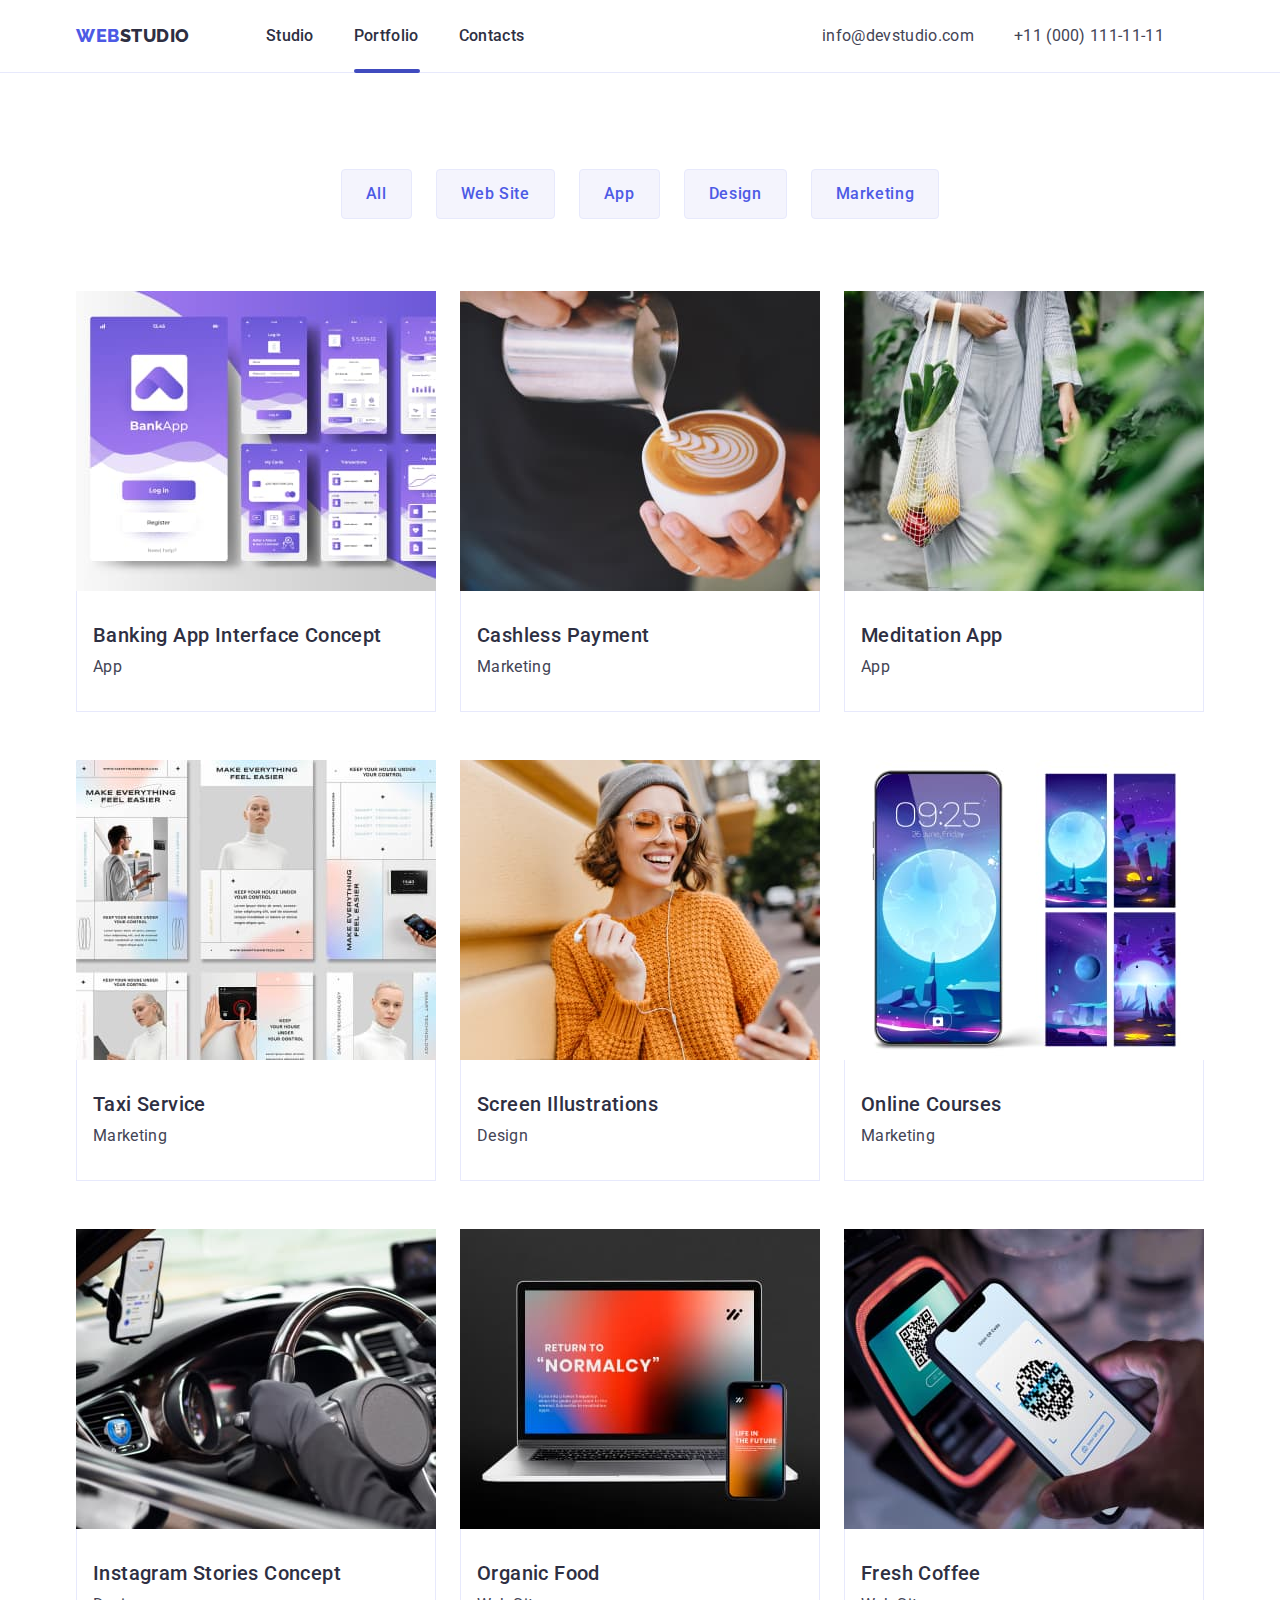
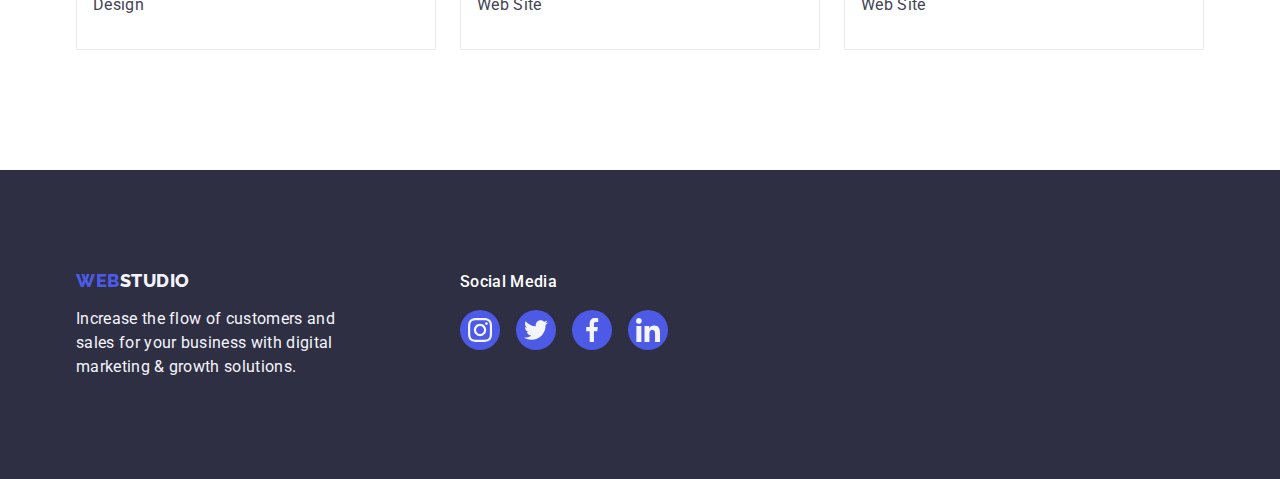
<file: portfolio.html>
<!DOCTYPE html>
<html lang="en">
<head>
    <meta charset="UTF-8">
    <meta http-equiv="X-UA-Compatible" content="IE=edge">
    <meta name="viewport" content="width=device-width, initial-scale=1.0">
    <link rel="preconnect" href="https://fonts.googleapis.com">
    <link rel="preconnect" href="https://fonts.gstatic.com" crossorigin>
    <link href="https://fonts.googleapis.com/css2?family=Raleway:wght@700&display=swap" rel="stylesheet">
    <link href="https://fonts.googleapis.com/css2?family=Roboto:wght@400;500;700&display=swap" rel="stylesheet">
    <link rel="stylesheet" href="https://cdnjs.cloudflare.com/ajax/libs/modern-normalize/1.0.0/modern-normalize.min.css">
    <link rel="stylesheet" href="./css/styles.css">
    <title>Portfolio</title>
</head>
<body>
    <header class="page-header">
        <div class="container flex">
        <nav class="flex">
            <a class="logo link" href="./index.html">Web<span class="studio">Studio</span></a>
            <ul  class="list flex">
                <li class="paragraph link"><a class="nav-color link" href="./index.html">Studio</a></li>
                <li class="paragraph link"><a class="nav-color link portfolio-nav" href="./portfolio.html">Portfolio</a></li>
                <li class="paragraph link"><a class="nav-color link" href="">Contacts</a></li>
            </ul>
        </nav>   
        <address class="address flex">
            <ul class="flex list">
                <li class="mail"><a class="colorcontact link" href="mailto:info@devstudio.com">info@devstudio.com</a></li>
                <li class="mail"><a class="colorcontact link" href="tel:+110001111111">+11 (000) 111-11-11</a></li>
            </ul>
        </address> 
        </div>
       </header>
    <main>
        <section class="portfolio-main">
            <div class="container">
            <h1 hidden>features</h1>
            <ul class="list filter-buttons">
                <li><button class="buttonport" type="button">All</button></li>
                <li><button class="buttonport" type="button">Web Site</button></li>
                <li><button class="buttonport" type="button">App</button></li>
                <li><button class="buttonport" type="button">Design</button></li>
                <li><button class="buttonport" type="button">Marketing</button></li>
            </ul>
            <ul class="list portfolio-list">
                <li class="portfolio-images">
                    <a class="portfolio-link link" href="./index.html">
                    <div class="portfolio-img-wrapper">
                    <img src="./images/img4.jpg" alt="Image 4" width="360" height="300">
                    <p class="overlay">
                    14 Stylish and User-Friendly App Design Concepts · Task Manager App · Calorie Tracker App · Exotic Fruit Ecommerce App · Cloud Storage App
                    </p>
                    </div>  
                    <div class="cards-info">
                    <h2 class="third-header-portfolio">Banking App Interface Concept</h2> 
                    <p class="portfolio-list-text">App</p>
                    </div>
                    </a>
                </li>
                <li class="portfolio-images">
                    <a class="link portfolio-link" href="./index.html">
                    <div class="portfolio-img-wrapper">
                    <img src="./images/img5.jpg" alt="Image 5" width="360" height="300">
                    <p class="overlay">
                        14 Stylish and User-Friendly App Design Concepts · Task Manager App · Calorie Tracker App · Exotic Fruit Ecommerce App · Cloud Storage App
                    </p>
                    </div>  
                    <div class="cards-info">
                    <h2 class="third-header-portfolio">Cashless Payment</h2>
                    <p class="portfolio-list-text">Marketing</p>
                    </div>
                    </a>
                </li>
                <li class="portfolio-images">
                    <a class="link portfolio-link" href="./index.html">
                    <div class="portfolio-img-wrapper">
                    <img src="./images/img6.jpg" alt="Image 6" width="360" height="300">
                    <p class="overlay">
                        14 Stylish and User-Friendly App Design Concepts · Task Manager App · Calorie Tracker App · Exotic Fruit Ecommerce App · Cloud Storage App
                    </p> 
                    </div> 
                    <div class="cards-info">
                    <h2 class="third-header-portfolio">Meditation App</h2>
                    <p class="portfolio-list-text">App</p>
                    </div>
                    </a>
                </li>
                <li class="portfolio-images">
                    <a class="link portfolio-link" href="./index.html">
                    <div class="portfolio-img-wrapper">
                    <img src="./images/img7.jpg" alt="Image 7" width="360" height="300">
                    <p class="overlay">
                        14 Stylish and User-Friendly App Design Concepts · Task Manager App · Calorie Tracker App · Exotic Fruit Ecommerce App · Cloud Storage App
                    </p>  
                    </div>
                    <div class="cards-info">
                    <h2 class="third-header-portfolio">Taxi Service</h2>
                    <p class="portfolio-list-text">Marketing</p>
                    </div>
                    </a>
                </li>
                <li class="portfolio-images">
                    <a class="link portfolio-link" href="./index.html">
                    <div class="portfolio-img-wrapper">
                    <img src="./images/img8.jpg" alt="Image 8" width="360" height="300">
                    <p class="overlay">
                        14 Stylish and User-Friendly App Design Concepts · Task Manager App · Calorie Tracker App · Exotic Fruit Ecommerce App · Cloud Storage App
                    </p>  
                    </div>
                    <div class="cards-info">
                    <h2 class="third-header-portfolio">Screen Illustrations</h2>
                    <p class="portfolio-list-text">Design</p>
                    </div>
                    </a>
                </li>
                <li class="portfolio-images">
                    <a class="link portfolio-link" href="./index.html">
                    <div class="portfolio-img-wrapper">
                    <img src="./images/img9.jpg" alt="Image 9" width="360" height="300">
                    <p class="overlay">
                        14 Stylish and User-Friendly App Design Concepts · Task Manager App · Calorie Tracker App · Exotic Fruit Ecommerce App · Cloud Storage App
                    </p>  
                    </div>
                    <div class="cards-info">
                    <h2 class="third-header-portfolio">Online Courses</h2>
                    <p class="portfolio-list-text">Marketing</p>
                    </div>
                    </a>
                </li>
                <li class="portfolio-images">
                    <a class="link portfolio-link" href="./index.html">
                    <div class="portfolio-img-wrapper">
                    <img src="./images/img10.jpg" alt="Image 10" width="360" height="300">
                    <p class="overlay">
                        14 Stylish and User-Friendly App Design Concepts · Task Manager App · Calorie Tracker App · Exotic Fruit Ecommerce App · Cloud Storage App
                    </p>  
                    </div>
                    <div class="cards-info">
                    <h2 class="third-header-portfolio">Instagram Stories Concept</h2> 
                    <p class="portfolio-list-text">Design</p>
                    </div>
                    </a>
                </li>
                <li class="portfolio-images">
                    <a class="link portfolio-link" href="./index.html">
                    <div class="portfolio-img-wrapper">
                    <img src="./images/img11.jpg" alt="Image 11" width="360" height="300">
                    <p class="overlay">
                        14 Stylish and User-Friendly App Design Concepts · Task Manager App · Calorie Tracker App · Exotic Fruit Ecommerce App · Cloud Storage App
                    </p>  
                    </div>
                    <div class="cards-info">
                    <h2 class="third-header-portfolio">Organic Food</h2>
                    <p class="portfolio-list-text">Web Site</p>
                    </div>
                    </a>
                </li>
                <li class="portfolio-images">
                    <a class="link portfolio-link" href="./index.html">
                    <div class="portfolio-img-wrapper">
                    <img src="./images/img12.jpg" alt="Image 12" width="360" height="300">
                    <p class="overlay">
                        14 Stylish and User-Friendly App Design Concepts · Task Manager App · Calorie Tracker App · Exotic Fruit Ecommerce App · Cloud Storage App
                    </p>  
                    </div>
                    <div class="cards-info">
                    <h2 class="third-header-portfolio">Fresh Coffee</h2> 
                    <p class="portfolio-list-text">Web Site</p>
                    </div>
                    </a>
                </li>
            </ul>
        </div>
        </section>
    </main>
    <footer class="footer">
        <div class="container footer-container">
            <ul class="list flex">
            <li>
                <a class="logo link logo-footer" href="./index.html">Web<span class="studioend">Studio</span></a>
                <p class="footer-text">Increase the flow of customers and sales for your business with digital marketing & growth solutions.</p>
            </li>
            <li>
                <div class="social-footer-container">
                <h3 class="social-media-header">Social Media</h3>
                <ul class="list social-media-list-footer">
                    <li class="social-media-item-footer">
                        <a class="link social-media-link-footer" href="">
                            <svg class="icon-social-media icon-instagram_footer">
                                <use xlink:href="#icon-instagram_footer">
                                    <symbol id="icon-instagram_footer" viewBox="0 0 32 32">
                                        <path fill="#f4f4fd" style="fill: var(--color2, #f4f4fd)" d="M25.581 12.045c-0.045-1.020-0.21-1.722-0.446-2.329-0.244-0.645-0.619-1.223-1.11-1.703-0.48-0.488-1.061-0.866-1.699-1.106-0.611-0.236-1.309-0.401-2.329-0.446-1.028-0.049-1.354-0.060-3.961-0.060s-2.933 0.011-3.957 0.056c-1.020 0.045-1.722 0.21-2.329 0.446-0.645 0.244-1.223 0.619-1.703 1.11-0.488 0.48-0.866 1.062-1.106 1.699-0.236 0.611-0.401 1.309-0.446 2.329-0.049 1.028-0.060 1.354-0.060 3.961s0.011 2.933 0.056 3.957c0.045 1.020 0.21 1.722 0.446 2.329 0.244 0.645 0.623 1.223 1.11 1.703 0.48 0.488 1.061 0.866 1.699 1.106 0.611 0.236 1.309 0.401 2.329 0.446 1.024 0.045 1.35 0.056 3.957 0.056s2.933-0.011 3.957-0.056c1.020-0.045 1.722-0.21 2.329-0.446 1.29-0.499 2.31-1.519 2.809-2.809 0.236-0.611 0.401-1.309 0.446-2.329 0.045-1.024 0.056-1.35 0.056-3.957s-0.004-2.933-0.049-3.957zM23.852 19.884c-0.041 0.938-0.199 1.444-0.33 1.782-0.323 0.836-0.986 1.5-1.823 1.823-0.338 0.131-0.848 0.289-1.782 0.33-1.013 0.045-1.316 0.056-3.878 0.056s-2.869-0.011-3.878-0.056c-0.938-0.041-1.444-0.199-1.782-0.33-0.416-0.154-0.795-0.398-1.103-0.716-0.319-0.311-0.563-0.686-0.716-1.103-0.131-0.338-0.289-0.848-0.33-1.782-0.045-1.013-0.056-1.317-0.056-3.878s0.011-2.869 0.056-3.878c0.041-0.938 0.199-1.444 0.33-1.782 0.154-0.416 0.398-0.795 0.72-1.103 0.311-0.319 0.686-0.563 1.103-0.716 0.338-0.131 0.848-0.289 1.782-0.33 1.013-0.045 1.317-0.056 3.878-0.056 2.566 0 2.869 0.011 3.878 0.056 0.938 0.041 1.444 0.199 1.782 0.33 0.416 0.154 0.795 0.397 1.103 0.716 0.319 0.311 0.563 0.686 0.716 1.103 0.131 0.338 0.289 0.848 0.33 1.782 0.045 1.013 0.056 1.316 0.056 3.878s-0.011 2.862-0.056 3.875z"></path>
                                        <path fill="#f4f4fd" style="fill: var(--color2, #f4f4fd)" d="M16.036 11.070c-2.723 0-4.932 2.209-4.932 4.932s2.209 4.932 4.932 4.932c2.723 0 4.932-2.209 4.932-4.932s-2.209-4.932-4.932-4.932zM16.036 19.201c-1.766 0-3.199-1.433-3.199-3.199s1.433-3.199 3.199-3.199c1.767 0 3.199 1.433 3.199 3.199s-1.433 3.199-3.199 3.199z"></path>
                                        <path fill="#f4f4fd" style="fill: var(--color2, #f4f4fd)" d="M22.314 10.875c0 0.636-0.516 1.151-1.152 1.151s-1.151-0.516-1.151-1.151c0-0.636 0.516-1.151 1.151-1.151s1.152 0.515 1.152 1.151z"></path>
                                        </symbol>
                            </use>
                        </svg>
                        </a>
                    </li>
                    <li class="social-media-item-footer">
                        <a class="link social-media-link-footer" href="">
                        <svg class="icon-social-media icon-twitter_footer">
                            <use xlink:href="#icon-twitter_footer">
                                <symbol id="icon-twitter_footer" viewBox="0 0 32 32">
                                    <path fill="#f4f4fd" style="fill: var(--color2, #f4f4fd)" d="M25.6 10.047c-0.714 0.313-1.475 0.521-2.268 0.622 0.816-0.487 1.439-1.253 1.732-2.176-0.761 0.454-1.601 0.774-2.496 0.953-0.722-0.769-1.752-1.246-2.875-1.246-2.179 0-3.934 1.769-3.934 3.937 0 0.312 0.026 0.612 0.091 0.898-3.272-0.16-6.168-1.728-8.113-4.117-0.34 0.589-0.539 1.264-0.539 1.99 0 1.363 0.702 2.572 1.748 3.271-0.632-0.012-1.253-0.196-1.778-0.485 0 0.012 0 0.028 0 0.043 0 1.913 1.364 3.502 3.154 3.868-0.32 0.088-0.67 0.13-1.032 0.13-0.252 0-0.506-0.014-0.745-0.067 0.51 1.559 1.957 2.705 3.678 2.742-1.339 1.048-3.040 1.679-4.88 1.679-0.323 0-0.632-0.014-0.942-0.054 1.744 1.124 3.81 1.766 6.038 1.766 7.243 0 11.203-6 11.203-11.201 0-0.174-0.006-0.342-0.014-0.509 0.781-0.554 1.438-1.247 1.973-2.044z"></path>
                                    </symbol>
                            </use>
                        </svg>
                        </a>
                    </li>
                    <li class="social-media-item-footer">
                        <a class="link social-media-link-footer" href="">
                        <svg class="icon-social-media icon-facebook_footer">
                            <use xlink:href="#icon-facebook_footer">
                                <symbol id="icon-facebook_footer" viewBox="0 0 32 32">
                                    <path fill="#f4f4fd" style="fill: var(--color2, #f4f4fd)" d="M19.198 9.588h1.753v-3.053c-0.302-0.042-1.342-0.135-2.554-0.135-2.527 0-4.258 1.59-4.258 4.511v2.689h-2.789v3.413h2.789v8.587h3.419v-8.586h2.676l0.425-3.413h-3.102v-2.351c0.001-0.986 0.266-1.662 1.641-1.662z"></path>
                                    </symbol>
                            </use>
                        </svg>
                        </a>
                    </li>
                    <li class="social-media-item-footer">
                        <a class="link social-media-link-footer" href="">
                        <svg class="icon-social-media icon-linkedin_footer">
                            <use xlink:href="#icon-linkedin_footer">
                                <symbol id="icon-linkedin_footer" viewBox="0 0 32 32">
                                    <path fill="#f4f4fd" style="fill: var(--color2, #f4f4fd)" d="M25.595 25.6v-0.001h0.005v-7.042c0-3.445-0.742-6.098-4.769-6.098-1.936 0-3.235 1.062-3.766 2.070h-0.056v-1.748h-3.818v12.818h3.976v-6.347c0-1.671 0.317-3.287 2.386-3.287 2.039 0 2.070 1.907 2.070 3.394v6.241h3.972z"></path>
                                    <path fill="#f4f4fd" style="fill: var(--color2, #f4f4fd)" d="M6.717 12.782h3.981v12.818h-3.981v-12.818z"></path>
                                    <path fill="#f4f4fd" style="fill: var(--color2, #f4f4fd)" d="M8.706 6.4c-1.273 0-2.306 1.033-2.306 2.306s1.033 2.327 2.306 2.327c1.273 0 2.306-1.054 2.306-2.327s-1.034-2.306-2.306-2.306v0z"></path>
                                    </symbol>
                            </use>
                        </svg>
                        </a>
                    </li>
                </ul>
            </li>
            </div>
            </ul>
            </div>
        </footer>
    </body>
    </html>
</file>
<file: css/styles.css>
body {
    font-family: "Roboto", sans-serif;
    color: #434455;
    background-color: var(--background-white);
    margin: 0;
}
* {
    box-sizing: border-box;
}
img {
    display: block;
    max-width: 100%;
    height: auto;
}
h1, h2, h3, h4, h5, p {
    margin-top: 0;
    margin-bottom: 0;
}
ul, ol {
  margin-top: 0;
  margin-bottom: 0;
  padding-left: 0;
}
img {
    display: block;
}
button {
    cursor: pointer;
}
:root {
    --background-black: #2e2f42
    --background-white: #ffffff
    --logo-color: #4d5ae5
    --contact-color: #434455
}
.container {
    width: 1158px;
    margin-left: auto;
    margin-right: auto;
    padding-left: 15px;
    padding-right: 15px;
}
.logo {
    font-family: "Raleway", sans-serif;
    font-weight: 800;
    font-size: 18px;
    line-height: 1.17;
    letter-spacing: 0.03em;
    text-transform: uppercase;
    color: #4D5AE5;
    display: flex; 
    align-items: center;
    margin-right: 76px;
}
.link {
    text-decoration: none;
    transition-duration: 250ms;
    transition-timing-function: cubic-bezier(0.4, 0, 0.2, 1);
}
.link:hover {
    color: #404bbf;
}
.link:focus {
    color: #404bbf;
}
.studio {
    color: #2e2f42;
}
.list {
    list-style: none;
}
.paragraph {
    font-weight: 500;
    font-size: 16px;
    line-height: 24px;
    letter-spacing: 0.02em;
    color: #2E2F42;
    position: relative;
    padding-right: 40px;
}
.studio-nav::after {
    content: "";
    display: block;
    background: #404BBF;
    border-radius: 2px;
    width: 48px;
    height: 4px;
    position: absolute;
    margin-top: 21px;
}
.portfolio-nav::after {
    content: "";
    display: block;
    background: #404BBF;
    border-radius: 2px;
    width: 66px;
    height: 4px;
    position: absolute;
    margin-top: 21px;
}
.address {
    font-style: normal;
    margin-left: auto;
}
.mail {
    font-size: 16px;
    line-height: 1.5;
    letter-spacing: 0.02em;
    padding-right: 40px;
}  
.colorcontact {
    color: var(--contact-color);
}
.first {
    background: rgba(46, 47, 66, 0.7);
    padding-top: 188px;
    padding-bottom: 188px;
    background-image: linear-gradient(rgba(46, 47, 66, 0.7), rgba(46, 47, 66, 0.7)), url(../images/background-img.jpg);
    background-size: 1440px;
    background-repeat: no-repeat;
    background-position: center;
    background-size: cover;
    max-width: 1440px;
    margin: 0 auto;
}
.header {
    font-weight: 700;
    font-size: 56px;
    line-height: 1.07;
    text-align: center;
    letter-spacing: 0.02em;
    color: #ffffff;
    display: flex;
    flex-wrap: wrap;
    max-width: 496px;
    margin-left: auto;
    margin-right: auto;
    margin-bottom: 48px;
}
.order-service-button {
    background-color: #4D5AE5;
    font-family: "Roboto", sans-serif;
    font-weight: 500;
    font-size: 16px;
    line-height: 1.5;
    letter-spacing: 0.04em;
    color: #ffffff;
    cursor: pointer;
    display: flex;
    align-items: center;
    box-shadow: 0px 4px 4px rgba(0, 0, 0, 0.15);
    border-radius: 4px;
    margin-left: auto;
    margin-right: auto;
    padding: 16px 32px;
    transition-duration: 250ms;
    transition-timing-function: cubic-bezier(0.4, 0, 0.2, 1);
}
.order-service-button:hover {
    background: #404BBF;
    box-shadow: 0px 4px 4px rgba(0, 0, 0, 0.15);
    border-radius: 4px;
}
.order-service-button:focus {
    background: #404BBF;
    box-shadow: 0px 4px 4px rgba(0, 0, 0, 0.15);
    border-radius: 4px;
}
.third-header {
    font-weight: 500;
    font-size: 20px;
    line-height: 1.2;
    letter-spacing: 0.02em;
    color: #2E2F42;
    margin-bottom: 8px;
    margin-top: 8px;
}
.list-text {
    font-weight: 400;
    font-size: 16px;
    line-height: 24px;
    letter-spacing: 0.02em;
    color: #434455;
}
.third-article-header {
    font-size: 36px;
    line-height: 1.11;
    text-align: center;
    letter-spacing: 0.02em;
    text-transform: capitalize;
    color: #2E2F42;
    margin-bottom: 72px;
}
.fourth-article {
    background-color: #f4f4fd;
}
.fourth-article-list {
    flex-basis: calc(100% / 4 - 24px);
    margin-left: 24px;
    margin-top: 24px;
    box-shadow: 0px 1px 6px rgba(46, 47, 66, 0.08), 0px 1px 1px rgba(46, 47, 66, 0.16), 0px 2px 1px rgba(46, 47, 66, 0.08);
    border-radius: 0px 0px 4px 4px;
}
.footer {
    background: #2E2F42;
    padding-top: 100px;
    padding-bottom: 100px;
}
.studioend {
    color:#f4f4fd;
}
.buttonport {
    font-family: "Roboto", sans-serif;
    font-weight: 500;
    font-size: 16px;
    line-height: 1.5;
    letter-spacing: 0.04em;
    background-color: #f4f4fd;
    color: #4D5AE5;
    border: none;
    min-width: 69px;
    padding: 12px 24px;
    background: #f4f4fd;
    border: 1px solid #e7e9fc;
    border-radius: 4px;
    transition-duration: 250ms;
    transition-timing-function: cubic-bezier(0.4, 0, 0.2, 1);
}
.buttonport:hover {
    font-family: "Roboto", sans-serif;
    font-weight: 500;
    font-size: 16px;
    line-height: 1.5;
    letter-spacing: 0.04em;
    background-color: #404bbf;
    color: #ffffff;
    padding: 12px 24px;
    box-shadow: 0px 3px 1px rgba(0, 0, 0, 0.1), 0px 2px 1px rgba(0, 0, 0, 0.08), 0px 2px 2px rgba(0, 0, 0, 0.12);
    border-radius: 4px;
}
.buttonport:focus {
    font-family: "Roboto", sans-serif;
    font-weight: 500;
    font-size: 16px;
    line-height: 1.5;
    letter-spacing: 0.04em;
    background-color: #404bbf;
    color: #ffffff;
    padding: 12px 24px;
    box-shadow: 0px 3px 1px rgba(0, 0, 0, 0.1), 0px 2px 1px rgba(0, 0, 0, 0.08), 0px 2px 2px rgba(0, 0, 0, 0.12);
    border-radius: 4px;
}
.section {
    padding-top: 120px;
    padding-bottom: 120px;
}
.third-section {
    padding-top: 0;
}
.list-images {
    display: flex;
    flex-basis: calc(100% / 3 - 20px);
    margin-left: 20px;
    margin-top: 20px;
}
.picture-list {
    display: flex;
    flex-wrap: wrap;
    margin-left: -20px;
    margin-top: -20px;
}
.text {
    font-weight: 400;
    font-size: 16px;
    line-height: 1.5;
    letter-spacing: 0.02em;
    color: #E7E9FC;
    display: flex;
    flex-wrap: wrap;
    max-width: 264px;
}
.logo-footer {
    font-family: "Raleway", sans-serif;
    font-weight: 800;
    font-size: 18px;
    line-height: 1.17;
    letter-spacing: 0.03em;
    text-transform: uppercase;
    color: #4D5AE5;
    margin-bottom: 16px;
}
.filter-buttons {
    display: flex;
    justify-content: center;
    column-gap: 24px;
    margin-bottom: 72px;
}
.portfolio-list {
    display: flex;
    flex-wrap: wrap;
    row-gap: 48px;
    column-gap: 24px;
}
.portfolio-images {
    display: block;
    transition-duration: 250ms;
    transition-timing-function: cubic-bezier(0.4, 0, 0.2, 1);
}
.portfolio-link {
    width: 360px;
    height: 300px;
}
.portfolio-img-wrapper {
    position: relative;
    overflow: hidden;
}
.overlay {
    position: absolute;
    top: 0;
    left: 0;
    width: 100%;
    height: 100%;
    background-color: #4D5AE5;
    font-family: 'Roboto';
    font-style: normal;
    font-weight: 400;
    font-size: 16px;
    line-height: 24px;
    letter-spacing: 0.02em;
    color: #F4F4FD;
    padding: 40px 32px 0 32px;
    transform: translate(0, 100%);
    transition: transform 250ms linear;
}
.portfolio-images:hover,
.portfolio-images:focus {
    box-shadow: 0px 1px 6px rgba(46, 47, 66, 0.08), 0px 1px 1px rgba(46, 47, 66, 0.16), 0px 2px 1px rgba(46, 47, 66, 0.08);
}
.portfolio-link:hover .overlay,
.portfolio-link:focus .overlay {
    transform: translate(0, 0);
}
.third-header-portfolio {
    font-weight: 500;
    font-size: 20px;
    line-height: 1.2;
    letter-spacing: 0.02em;
    color: #2E2F42;
    margin-bottom: 8px;
}
.portfolio-list-text {
    font-weight: 400;
    font-size: 16px;
    line-height: 1.5;
    letter-spacing: 0.02em;
    color: #434455;
}
.page-header {
    padding-top: 24px;
    padding-bottom: 24px;
    border-bottom: 1px solid #E7E9FC;
}
.flex {
    display: flex;
}
.list-of-advantages {
    display: flex;
    align-items: center;
    justify-content: center;
    column-gap: 24px;
}
.list-of-employees {
    display: flex;
    flex-wrap: wrap;
    margin-left: -24px;
    margin-top: -24px;
}
.employee-information {
    background: #FFFFFF;
    box-shadow: 0px 1px 6px rgba(46, 47, 66, 0.08), 0px 1px 1px rgba(46, 47, 66, 0.16), 0px 2px 1px rgba(46, 47, 66, 0.08);
    border-radius: 0px 0px 4px 4px;
    padding: 32px 16px 32px 16px;
}
.employee-name {
    display: flex;
    justify-content: center;
    margin-bottom: 8px;
    font-weight: 500;
    font-size: 20px;
    line-height: 1.2;
    text-align: center;
    letter-spacing: 0.02em;
    color: #2E2F42;
}
.employee-position {
    display: flex;
    justify-content: center;
    font-weight: 400;
    font-size: 16px;
    line-height: 1.5;
    text-align: center;
    letter-spacing: 0.02em;
    color: #434455;
}
.portfolio-main {
    padding-top: 96px;
    padding-bottom: 120px;
}
.cards-info {
    border: 1px solid #e7e9fc;
    border-top: none;
    padding-top: 32px;
    padding-bottom: 32px;
    padding-left: 16px;
    padding-right: 52px;
    background-color: #FFFFFF;
    position: relative;
    overflow: hidden;
}
.fourth-article-header {
    font-weight: 700;
    font-size: 36px;
    line-height: 1.11;
    text-align: center;
    letter-spacing: 0.02em;
    text-transform: capitalize;
    color: #2E2F42;
    margin-bottom: 72px;
}
.nav-color {
    color: #2E2F42;
}
.advantages-list {
    width: 264px;
}
.footer-text {
    width: 264px;
    font-weight: 400;
    font-size: 16px;
    line-height: 24px;
    letter-spacing: 0.02em;
    color: #F4F4FD;
}
.icon {
    display: inline-block;
    stroke-width: 0;
    stroke: currentColor;
    fill: currentColor;
    width: 64px;
    height: 64px;
}
.social-media-item {
    width: 40px;
    height: 40px;
}
.social-media-link {
    width: 100%;
    height: 100%;
    border-radius: 50%;
    background-color: #4D5AE5;
    display: flex;
    justify-content: center;
    align-items: center;
    transition-duration: 250ms;
    transition-timing-function: cubic-bezier(0.4, 0, 0.2, 1);
}
.social-media-link:hover,
.social-media-link:focus {
    background-color: #404BBF;
}
.icon-social-media {
    display: inline-block;
    stroke-width: 0;
    stroke: currentColor;
    fill: currentColor;
    width: 40px;
    height: 40px;
}
.social-media-list {
    display: flex;
    padding-top: 8px;
    gap: 24px;
}
.fifth-article-header {
    font-family: 'Roboto';
    font-style: normal;
    font-weight: 700;
    font-size: 36px;
    line-height: 40px;
    text-align: center;
    letter-spacing: 0.02em;
    text-transform: capitalize;
    color: #2E2F42;
    margin-bottom: 72px;
}
.social-media-header {
    font-family: 'Roboto';
    font-style: normal;
    font-weight: 500;
    font-size: 16px;
    line-height: 24px;
    letter-spacing: 0.02em;
    color: #FFFFFF;
    padding-bottom: 16px;
}
.social-footer-container {
    margin-left: 120px;
}
.social-media-list-footer {
    display: flex;
    flex-wrap: wrap;
    justify-content: center;
    align-items: center;
    gap: 16px;
}
.icon-div {
    width: 264px;
    height: 112px;
    background: #F4F4FD;
    border-radius: 4px;
    display: flex;
    flex-wrap: wrap;
    justify-content: center;
    align-items: center;
}
.social-media-item-footer {
    width: 40px;
    height: 40px;
}
.social-media-link-footer {
    width: 40px;
    height: 40px;
    border-radius: 50%;
    background-color: #4D5AE5;
    display: flex;
    justify-content: center;
    align-items: center;
    transition-duration: 250ms;
    transition-timing-function: cubic-bezier(0.4, 0, 0.2, 1);
}
.social-media-link-footer:focus,
.social-media-link-footer:hover {
    background-color: #31D0AA;
}
.customers-list-item {
    width: 168px;
    height: 88px;
}
.customer-list-link {
    display: flex;
    justify-content: center;
    align-items: center;
    width: 168px;
    height: 88px;
    border: 1px solid #8e8f99;
    border-radius: 4px;
    color: #8e8f99;
    transition-duration: 250ms;
    transition-timing-function: cubic-bezier(0.4, 0, 0.2, 1);
}
.customers-list {
    display: flex;
    gap: 24px;
    justify-content: center;
    padding: 0;
}
.icon-customer {
    fill: currentColor;
}
.customer-list-link:hover,
.customer-list-link:focus {
    color: #404BBF;
    border: 1px solid #404BBF;
    border-radius: 4px;
}
.backdrop {
    position: fixed;
    top: 0;
    left: 0;
    z-index: 100;
    width: 100%;
    height: 100%;
    background-color: rgba(46, 47, 66, 0.4);
    transition: opacity 250ms cubic-bezier(0.4, 0, 0.2, 1), visibility 250ms cubic-bezier(0.4, 0, 0.2, 1);
}
.modal {
    position: absolute;
    top: 50%;
    left: 50%;
    transform: translate(-50%, -50%);
    width: 408px;
    height: 576px;
    background-color: #FFFFFF;
}
.modal-close-button {
    position: absolute;
    top: 24px;
    right: 24px;
    display: flex;
    justify-content: center;
    align-items: center;
    width: 24px;
    height: 24px;
    border-radius: 50%;
    background-color: #E7E9FC;
    border: 1px solid rgba(0, 0, 0, 0.1);
    padding: 0;
    transition-duration: 250ms;
    transition-timing-function: cubic-bezier(0.4, 0, 0.2, 1);
}
.modal-close-button:hover,
.modal-close-button:focus {
    background-color: #404BBF;
    border-radius: 50%;
    fill: #FFFFFF;
}
.backdrop.is-hidden {
    opacity: 0;
    visibility: hidden;
    pointer-events: none;
}
</file>
